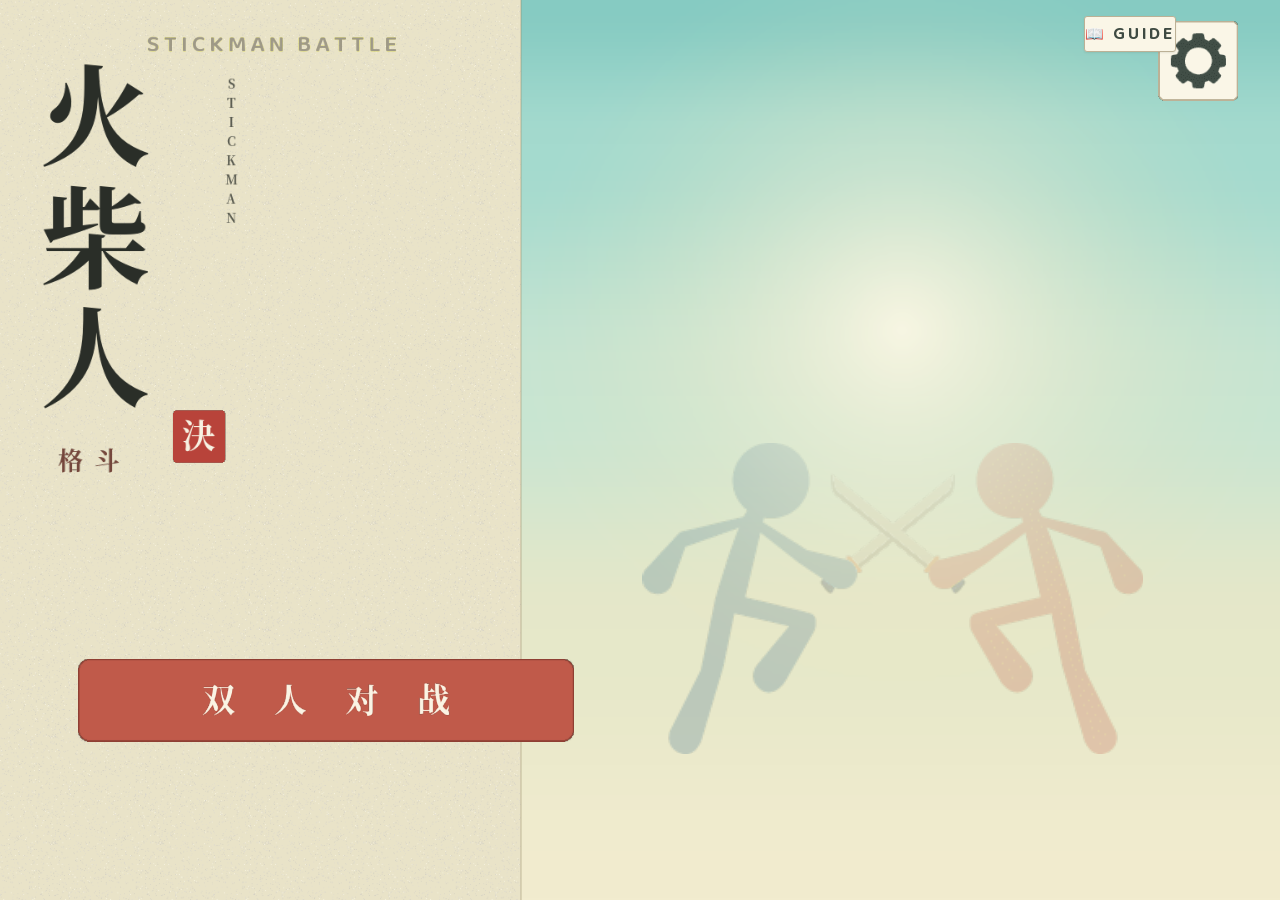
<file: index.html>
<!DOCTYPE html>
<html>
<head>
  <meta charset="utf-8">
  <title>Stickman Battle</title>
  <meta name="viewport" content="width=device-width,user-scalable=no,initial-scale=1,minimum-scale=1,maximum-scale=1"/>
  <meta name="apple-mobile-web-app-capable" content="yes">
  <meta name="mobile-web-app-capable" content="yes">
  <meta name="apple-mobile-web-app-status-bar-style" content="black-translucent">
  <meta name="format-detection" content="telephone=no">
  <meta name="renderer" content="webkit"/>
  <meta name="force-rendering" content="webkit"/>
  <meta http-equiv="X-UA-Compatible" content="IE=edge,chrome=1"/>
  <meta name="msapplication-tap-highlight" content="no">
  <meta name="full-screen" content="yes"/>
  <meta name="x5-fullscreen" content="true"/>
  <meta name="360-fullscreen" content="true"/>
  <meta name="screen-orientation" content="landscape"/>
  <meta name="x5-orientation" content="landscape">
  <meta name="x5-page-mode" content="app">


  <link rel="preload" as="image" href="iload.png"/>
  <link rel="stylesheet" type="text/css" href="style-mobile.25fc5.css"/>
  <script src="poki-sdk.js"></script>
  <script src="touch-input.r1.js"></script>
</head>
<body>
  <script src="poki-sdk-boot.js"></script>

  <!-- 加载提示（资源包解析期间显示） -->
  <div id="__bootTip">
    <div class="__bt-title">Stickman Battle</div>
    <div class="__bt-sub">正在加载离线资源…</div>
    <div class="__bt-bar"><i></i></div>
    <div class="__bt-hint" id="__btHint">首次打开需要几秒，请稍候</div>

    <!-- 下载源选择：GitHub Pages / 百度智能云 -->
    <div class="__bt-src" id="__btSrc" hidden>
      <span class="__bt-src-cap">下载源</span>
      <button type="button" class="__bt-src-btn" data-src="gh">GitHub Pages</button>
      <button type="button" class="__bt-src-btn" data-src="bos">百度智能云</button>
    </div>
    <div class="__bt-src-tip" id="__btSrcTip" hidden>选中后自动重新加载</div>
  </div>
  <style>
    #__bootTip{
      position:fixed;inset:0;z-index:999999;display:flex;flex-direction:column;
      align-items:center;justify-content:center;gap:14px;
      background:radial-gradient(900px 500px at 50% 30%,#1e5bc6 0%,#0d2a63 55%,#06122b 100%);
      font-family:-apple-system,BlinkMacSystemFont,"PingFang SC","Microsoft YaHei",sans-serif;
      color:#fff;transition:opacity .35s ease;
    }
    #__bootTip.__hide{opacity:0;pointer-events:none}
    .__bt-title{font-size:30px;font-weight:800;letter-spacing:1px}
    .__bt-sub{font-size:14px;color:#a9c0e8}
    .__bt-bar{width:220px;height:8px;border-radius:99px;background:rgba(255,255,255,.16);overflow:hidden}
    .__bt-bar i{display:block;height:100%;width:28%;border-radius:99px;
      background:linear-gradient(90deg,#ffb347,#ff6a3d);animation:__btslide 1.15s ease-in-out infinite}
    @keyframes __btslide{0%{transform:translateX(-100%)}100%{transform:translateX(420%)}}
    .__bt-hint{font-size:12px;color:#7e97c4}
    .__bt-src{display:flex;align-items:center;gap:5px;margin-top:10px;padding:5px;
      width:min(268px,calc(100vw - 36px));box-sizing:border-box;
      border-radius:99px;background:rgba(255,255,255,.07);border:1px solid rgba(150,190,255,.22);
      transition:border-color .25s,box-shadow .25s}
    .__bt-src[hidden]{display:none}
    .__bt-src-cap{flex:0 0 auto;font-size:10.5px;color:#8fa8d4;padding:0 3px 0 4px;
      letter-spacing:.5px;white-space:nowrap}
    .__bt-src-btn{appearance:none;-webkit-appearance:none;border:0;cursor:pointer;font:inherit;
      flex:1 1 0;min-width:0;text-align:center;font-size:11px;font-weight:700;line-height:1;
      color:#c6d8f6;background:rgba(255,255,255,.06);padding:9px 3px;border-radius:99px;
      white-space:nowrap;letter-spacing:-.1px;transition:background .18s,color .18s}
    .__bt-src-btn:active{transform:scale(.97)}
    .__bt-src-btn.__on{color:#23140a;background:linear-gradient(90deg,#ffb347,#ff6a3d);
      box-shadow:0 2px 10px rgba(255,120,60,.35)}
    .__bt-src-tip{font-size:11px;color:#6d86b3;margin-top:2px}
    .__bt-src-tip[hidden]{display:none}
    .__bt-src.__beat{border-color:rgba(255,170,90,.6);animation:__btpulse 1.5s ease-in-out infinite}
    @keyframes __btpulse{0%,100%{box-shadow:0 0 0 0 rgba(255,150,70,0)}50%{box-shadow:0 0 0 5px rgba(255,150,70,.13)}}
    #__bootErr{
      position:fixed;inset:0;z-index:1000000;display:none;flex-direction:column;
      align-items:center;justify-content:center;gap:12px;padding:28px;text-align:center;
      background:#08152f;color:#ffd7d7;
      font-family:-apple-system,BlinkMacSystemFont,"PingFang SC","Microsoft YaHei",sans-serif;
    }
    #__bootErr h3{font-size:20px;color:#ff8a8a}
    #__bootErr p{font-size:14px;line-height:1.8;color:#c9d8f5;max-width:620px}
    #__bootErr code{background:rgba(0,0,0,.4);padding:2px 7px;border-radius:5px;color:#9fe0ff}
    #__bootErr .__be-row{display:flex;gap:10px;flex-wrap:wrap;justify-content:center;margin-top:8px}
    #__bootErr button{appearance:none;-webkit-appearance:none;border:1px solid rgba(140,190,255,.5);
      cursor:pointer;font:inherit;font-size:14px;font-weight:700;color:#fff;
      background:rgba(47,125,255,.9);padding:10px 20px;border-radius:99px}
    #__bootErr button#__beAlt{background:linear-gradient(90deg,#ffb347,#ff6a3d);color:#23140a;
      border-color:rgba(255,170,90,.7)}
    #__bootErr button:disabled{opacity:.6;cursor:default}
  </style>

  <canvas id="GameCanvas" oncontextmenu="event.preventDefault()" tabindex="0"></canvas>
  <div id="splash">
    <div class="progress-bar stripes">
      <span style="width: 0%"></span>
    </div>
  </div>

  <!-- ① 内联资源包（JSON / 图片 / 音频）-->
  <!-- 单个包下载失败时原地重试，最多 3 次；避免一次握手抖动就整页报废 -->
  <script>
    /* 下载源选择：GitHub Pages / 百度智能云
       ------------------------------------------------------------------
       生效优先级：?src=gh|bos|local  >  localStorage 记忆  >  站点默认
       站点默认：GitHub Pages 上默认走百度智能云（国内节点，实测最快）；
                 其它站点走自身相对路径。
       当前站点就是所选源时用相对路径，不产生跨域请求。
       调试：?src=local 强制本站，?src=gh / ?src=bos 强制指定源（仅本次，不写记忆）。 */
    window.__SRC = (function () {
      var SRC = {
        gh: 'https://tssuu57.github.io/stickmanbattle/',
        bos: 'https://stickmanbattle.su.bcebos.com/'
      };
      var ORDER = ['gh', 'bos'];
      var KEY = 'sb_src_v1';
      var NAME = { gh: 'GitHub Pages', bos: '百度智能云' };
      var host = location.hostname || '';
      var here = /(^|\.)github\.io$/i.test(host) ? 'gh'
               : /(^|\.)bcebos\.com$/i.test(host) ? 'bos' : '';
      var m = /[?&]src=(gh|bos|local)(?:&|$)/.exec(location.search || '');
      /* 兼容旧调试参数 */
      if (!m && /[?&]cdn=0(?:&|$)/.test(location.search || '')) m = ['', 'local'];
      if (!m && /[?&]cdn=1(?:&|$)/.test(location.search || '')) m = ['', 'bos'];
      var saved = '';
      try { saved = localStorage.getItem(KEY) || ''; } catch (e) {}
      var pick = m ? m[1] : saved;
      /* 旧记忆里可能残留已下线的源，这里会落到站点默认分支 */
      if (pick !== 'gh' && pick !== 'bos' && pick !== 'local') {
        pick = (here === 'gh') ? 'bos' : (here || 'local');
      }

      var api = {
        srcs: SRC,
        order: ORDER,
        fallback: ['bos', 'gh'],              // 换源时的轮换顺序：国内快 → 本站
        here: here,                          // 当前站点所属源（本地为空）
        pick: pick,                          // gh | bos | local
        name: NAME,
        host: (pick === 'local' || pick === here) ? '' : (SRC[pick] || ''),
        /* 记录选择并重载，让新源从下一个请求开始生效 */
        use: function (v) {
          if (v !== 'gh' && v !== 'bos') return;
          try { localStorage.setItem(KEY, v); } catch (e) {}
          var q = (location.search || '').replace(/^\?/, '').split('&')
            .filter(function (p) { return p && !/^src=/.test(p); });
          try {
            location.replace(location.pathname + (q.length ? '?' + q.join('&') : ''));
          } catch (e) { location.reload(); }
        }
      };

      /* ---- 加载页上的切换器 ---- */
      var box = document.getElementById('__btSrc');
      var tip = document.getElementById('__btSrcTip');
      var hint = document.getElementById('__btHint');
      if (box) {
        var shown = (pick === 'local') ? here : pick;   // 高亮"本次实际生效"的源
        var btns = box.getElementsByTagName('button');
        for (var i = 0; i < btns.length; i++) {
          (function (b) {
            if (b.getAttribute('data-src') === shown) b.className = '__bt-src-btn __on';
            b.onclick = function () {
              var v = b.getAttribute('data-src');
              if (v === shown) { if (tip) tip.textContent = '当前用的就是这个源'; return; }
              if (tip) tip.textContent = '正在切换到 ' + NAME[v] + '…';
              b.className = '__bt-src-btn __on';
              api.use(v);
            };
          })(btns[i]);
        }
        box.hidden = false;
        if (tip) {
          tip.hidden = false;
          tip.textContent = shown ? ('当前：' + NAME[shown] + '，点其他可切换') : '选中后自动重新加载';
        }
        /* 2.6 秒还没进游戏 → 把切换器点亮，提示可以换源 */
        setTimeout(function () {
          var b2 = document.getElementById('__btSrc');
          if (!b2) return;
          b2.className = '__bt-src __beat';
          if (hint) hint.textContent = '加载偏慢？可以换个下载源试试';
        }, 2600);
      }
      return api;
    })();
    window.__ASSET_HOST = window.__SRC.host;
  </script>
  <script src="pack/__manifest.js"></script>
  <script>
    (function () {
      var list = window.__PK_MANIFEST || ['pack-00.js', 'pack-01.js'];
      var tries = {}, MAX = 3;

      function write(name, n) {
        // 前 MAX 次走 CDN，最后一次重试回源到 GitHub 自身
        var base = (n >= MAX ? '' : (window.__ASSET_HOST || ''));
        var src = base + 'pack/' + name + (n ? '?r=' + n : '');
        var err = ' onerror="window.__PK_RETRY(\'' + name + '\')"';
        if (document.readyState === 'loading') {
          document.write('<script src="' + src + '"' + err + '><\/script>');
        } else {
          var s = document.createElement('script');
          s.src = src;
          s.onerror = function () { window.__PK_RETRY(name); };
          document.head.appendChild(s);
        }
      }

      window.__PK_RETRY = function (name) {
        tries[name] = (tries[name] || 0) + 1;
        if (tries[name] > MAX) {
          console.warn('[PK] 资源包 ' + name + ' 重试 ' + MAX + ' 次仍失败');
          return;
        }
        console.warn('[PK] 重试资源包 ' + name + ' (' + tries[name] + '/' + MAX + ')');
        write(name, tries[name]);
      };

      for (var i = 0; i < list.length; i++) write(list[i], 0);
    })();
  </script>

  <!-- ② 请求拦截层：让引擎从内存读取资源 -->
  <script>
    /* 在线模式：iload.png 改由实体文件加载（内联纹理在部分浏览器下会失效） */
    if (location.protocol !== 'file:' && window.__PK && window.__PK.files) {
      delete window.__PK.files['iload.png'];
    }
  </script>

  <script src="__shim.js"></script>
  <script>
    (function () {
      var tip = document.getElementById('__bootTip');
      var list = window.__PK_MANIFEST || ['pack-00.js', 'pack-01.js'];
      var pk = window.__PK;
      var files = (pk && pk.files) || {};
      var total = 0, k;
      for (k in files) { if (Object.prototype.hasOwnProperty.call(files, k)) total++; }

      /* 完整性判定：新包每个都会把 parts 加 1；老包没有这个计数，
         退回"资源条数下限"粗判（当前全量 448 条）。两者取大，兼容新旧混用。 */
      var byParts = (pk && typeof pk.parts === 'number') ? pk.parts : -1;
      var byCount = total >= 400 ? list.length : 0;
      var got = Math.max(byParts, byCount);
      var complete = total > 0 && got >= list.length;

      function otherSource() {
        var s = window.__SRC;
        if (!s) return '';
        var cur = s.pick;
        if (cur === 'local' && s.here) cur = s.here;
        var fb = s.fallback || ['bos', 'gh'];
        var o = fb[(fb.indexOf(cur) + 1) % fb.length];
        return (o && s.srcs[o]) ? o : '';
      }

      function showErr(title, msg) {
        var e = document.getElementById('__bootErr');
        if (!e) {
          e = document.createElement('div');
          e.id = '__bootErr';
          document.body.appendChild(e);
        }
        var alt = otherSource();
        e.innerHTML = '<h3>' + title + '</h3><p>' + msg + '</p>' +
          '<div class="__be-row">' +
          (alt ? '<button id="__beAlt">换 ' + window.__SRC.name[alt] + ' 重试</button>' : '') +
          '<button id="__beRetry">重新加载</button></div>';
        e.style.display = 'flex';
        var r = document.getElementById('__beRetry');
        if (r) r.onclick = function () { location.reload(); };
        var a = document.getElementById('__beAlt');
        if (a) a.onclick = function () {
          a.disabled = true;
          a.textContent = '正在切换…';
          window.__SRC.use(alt);
        };
      }

      if (!complete) {
        /* 关键：资源缺一块时不要让游戏带着半个包启动（会黑屏且无提示）。
           保留加载页，用错误层覆盖，并拦住后面的启动脚本。 */
        window.__PK_BROKEN = true;
        var detail = (pk && typeof pk.parts === 'number')
          ? ('只加载到 ' + Math.max(got, 0) + '/' + list.length + ' 个资源包')
          : ('只解析到 ' + total + ' 条资源');
        showErr('资源包没有加载完整',
          detail + '，多半是网络中断或所选下载源暂时不可用。<br>' +
          '换个源可以从头重下，已经缓存的脚本不会重复下载。');
        return;
      }

      if (tip) {
        tip.classList.add('__hide');
        setTimeout(function () { if (tip.parentNode) tip.parentNode.removeChild(tip); }, 400);
      }
    })();
  </script>

  <!-- ③ 游戏本体 -->
  <script src="startup-lifecycle.reopenwebgl1.js" charset="utf-8"></script>
  <script>window.__stickmanWebGLLifecycle.installCanvas(document.getElementById('GameCanvas'));</script>
  <script src="src/settings.fixr12.js" charset="utf-8" onerror="window.__gameStartup.fail('配置脚本下载','settings.pickuphud1.js',null,{autoRecover:true})"></script>
  <script src="stickman-assets.r1.js" charset="utf-8"></script>
  <script src="stickman-skins.r1.js?v=1" charset="utf-8"></script>
  <script src="stickman-fixes.r1.js?v=3" charset="utf-8"></script>
  <script src="stickman-mipmap.r1.js?v=2" charset="utf-8"></script>
  <script src="stickman-settings.r1.js?v=4" charset="utf-8"></script>
  <script src="stickman-stuckguard.r1.js?v=1" charset="utf-8"></script>
  <!-- P4: 统一调度内核，必须在所有主题补丁脚本之前加载 -->
  <script src="stickman-core.r1.js?v=1" charset="utf-8"></script>
  <script src="stickman-fields.r1.js?v=2" charset="utf-8"></script>
  <script src="stickman-battlelog.r1.js" charset="utf-8"></script>
  <script src="stickman-hud.r1.js?v=3" charset="utf-8"></script>
  <script src="stickman-r22.js" charset="utf-8"></script>
  <script src="stickman-r23ui.js?v=2" charset="utf-8"></script>
  <script src="stickman-nomoney.r1.js?v=1" charset="utf-8"></script>
  <script src="stickman-nosolo.r1.js" charset="utf-8"></script>
  <script src="stickman-juice.r1.js" charset="utf-8"></script>
  <script src="stickman-feel.r1.js?v=2" charset="utf-8"></script>
  <script src="stickman-audio.r1.js" charset="utf-8"></script>
  <script src="stickman-theme.r1.js?v=8" charset="utf-8"></script>
  <script src="stickman-wa.r1.js?v=4" charset="utf-8"></script>
  <script src="stickman-choose.r1.js?v=2" charset="utf-8"></script>
  <script src="stickman-sub.r1.js?v=5" charset="utf-8"></script>
  <script src="stickman-hudpaper.r1.js?v=2" charset="utf-8"></script>
  <script src="stickman-green.r1.js?v=2" charset="utf-8"></script>
  <script src="stickman-press.r1.js?v=2" charset="utf-8"></script>
  <script src="stickman-trans.r1.js?v=8" charset="utf-8"></script>

  <script src="main.reopenwebgl1.js" charset="utf-8" onerror="window.__gameStartup.fail('启动脚本下载','main.reopenwebgl1.js',null,{autoRecover:true})"></script>

  <script type="text/javascript">
  (function () {
    /* 资源包不完整时由前面的校验层接管；这里直接退出，避免再弹一个错误页 */
    if (window.__PK_BROKEN) return;
    if (typeof VConsole !== 'undefined') {
      window.vConsole = new VConsole();
    }

    var settings = window._CCSettings;
    if (!settings) {
      window.__gameStartup.fail('配置读取', 'window._CCSettings 不存在。', null, {autoRecover:true});
      return;
    }
    var debug = settings.debug;
    var splash = document.getElementById('splash');
    splash.style.display = 'block';

    function loadScript (moduleName, cb, attempt) {
      attempt = attempt || 0;
      var domScript = document.createElement('script');
      var settled = false;
      var timer = 0;

      function cleanup () {
        if (timer) { clearTimeout(timer); timer = 0; }
        domScript.removeEventListener('load', scriptLoaded, false);
        domScript.removeEventListener('error', onError, false);
        if (domScript.parentNode) {
          try { domScript.parentNode.removeChild(domScript); } catch (e) { /* 忽略 */ }
        }
      }
      function retry (why) {
        if (settled) return;
        settled = true;
        cleanup();
        if (attempt < 2) {
          console.warn('[BOOT] 重试引擎脚本 ' + moduleName + ' (' + (attempt + 1) + '/2, ' + why + ')');
          setTimeout(function () { loadScript(moduleName, cb, attempt + 1); }, 500);
          return;
        }
        var detail = moduleName + '（' + why + '）';
        if (window.__gameStartup && typeof window.__gameStartup.fail === 'function') {
          window.__gameStartup.fail('引擎脚本下载', detail, null, {autoRecover:true});
        } else {
          console.error('[BOOT] 引擎脚本失败', detail);
        }
      }
      function scriptLoaded () {
        if (settled) return;
        settled = true;
        cleanup();
        cb && cb();
      }
      function onError () { retry('加载失败'); }

      domScript.async = true;
      // 前两次走 CDN（GitHub Pages 环境下生效），最后一次回源
      var host = (attempt >= 2 ? '' : (window.__ASSET_HOST || ''));
      domScript.src = host + moduleName + '?v=offline' + (attempt ? '&r=' + attempt : '');
      domScript.addEventListener('error', onError, false);
      domScript.addEventListener('load', scriptLoaded, false);
      /* 兜底超时：个别浏览器对跨域脚本既不触发 load 也不触发 error，
         没有这个定时器页面会永远停在加载页 */
      timer = setTimeout(function () { retry('超时 18s'); }, 18000);
      document.body.appendChild(domScript);
    }

    loadScript(debug ? 'cocos2d-js.js' : 'cocos2d-js-min.reopenwebgl1.js', function () {
      if (window.__installTouchBridge) window.__installTouchBridge();
      if (window.CC_PHYSICS_BUILTIN || window.CC_PHYSICS_CANNON) {
        loadScript(debug ? 'physics.js' : 'physics-min.js', window.boot);
      } else {
        if (typeof window.boot === 'function') window.boot();
        else window.__gameStartup.fail('启动函数', 'window.boot 不存在。', null, {autoRecover:true});
      }
    });
  })();
  </script>

  <!-- 加载过慢提示（不遮挡游戏） -->
  <div id="__slowTip">
    <span id="__slowTxt">加载较慢…</span>
    <span class="__st-btns">
      <button id="__slowAlt">换个源</button>
      <button id="__slowRetry">重新加载</button>
    </span>
  </div>
  <style>
    #__slowTip{position:fixed;left:50%;bottom:14px;transform:translateX(-50%);z-index:999999;
      display:none;align-items:center;justify-content:center;flex-wrap:wrap;gap:8px;
      max-width:calc(100vw - 16px);box-sizing:border-box;
      padding:8px 10px 8px 14px;border-radius:22px;
      background:rgba(8,18,36,.92);border:1px solid rgba(120,170,255,.4);
      color:#cfe0fa;font-size:12px;box-shadow:0 8px 24px rgba(0,0,0,.5);
      font-family:-apple-system,BlinkMacSystemFont,"PingFang SC","Microsoft YaHei",sans-serif}
    #__slowTip.__on{display:flex}
    #__slowTxt{white-space:nowrap}
    .__st-btns{display:flex;gap:8px}
    #__slowTip button{padding:5px 12px;border-radius:99px;cursor:pointer;font-size:12px;
      font-weight:700;border:1px solid rgba(140,190,255,.45);white-space:nowrap;
      background:rgba(47,125,255,.85);color:#fff}
  </style>
  <script>
    (function () {
      var tip = document.getElementById('__slowTip');
      var txt = document.getElementById('__slowTxt');
      var alt = document.getElementById('__slowAlt');
      document.getElementById('__slowRetry').onclick = function () { location.reload(); };

      /* "换个源"按 百度云 → 本站 轮换，不需要回到选择页 */
      var cur = window.__SRC ? window.__SRC.pick : '';
      if (cur === 'local' && window.__SRC && window.__SRC.here) cur = window.__SRC.here;
      var fb = (window.__SRC && window.__SRC.fallback) || ['bos', 'gh'];
      var other = fb[(fb.indexOf(cur) + 1) % fb.length];
      if (!cur || !window.__SRC || !window.__SRC.srcs[other]) {
        alt.style.display = 'none';
      } else {
        alt.textContent = '换 ' + window.__SRC.name[other];
        alt.onclick = function () {
          txt.textContent = '正在切换到 ' + window.__SRC.name[other] + '…';
          window.__SRC.use(other);
        };
      }

      var t0 = Date.now();
      function inGame() {
        try {
          var d = window.cc && cc.director;
          if (d && d.getScene) {
            var s = d.getScene();
            if (s && s.name && s.name !== 'Load') return true;
          }
        } catch (e) { /* 忽略 */ }
        return false;
      }
      var iv = setInterval(function () {
        if (inGame()) { clearInterval(iv); tip.classList.remove('__on'); return; }
        var el = Date.now() - t0;
        if (el > 10000) {
          txt.textContent = el > 40000
            ? '还没加载完，换个源'
            : '加载较慢…';
          tip.classList.add('__on');
        }
      }, 800);
    })();
  </script>
</body>
</html>
</file>
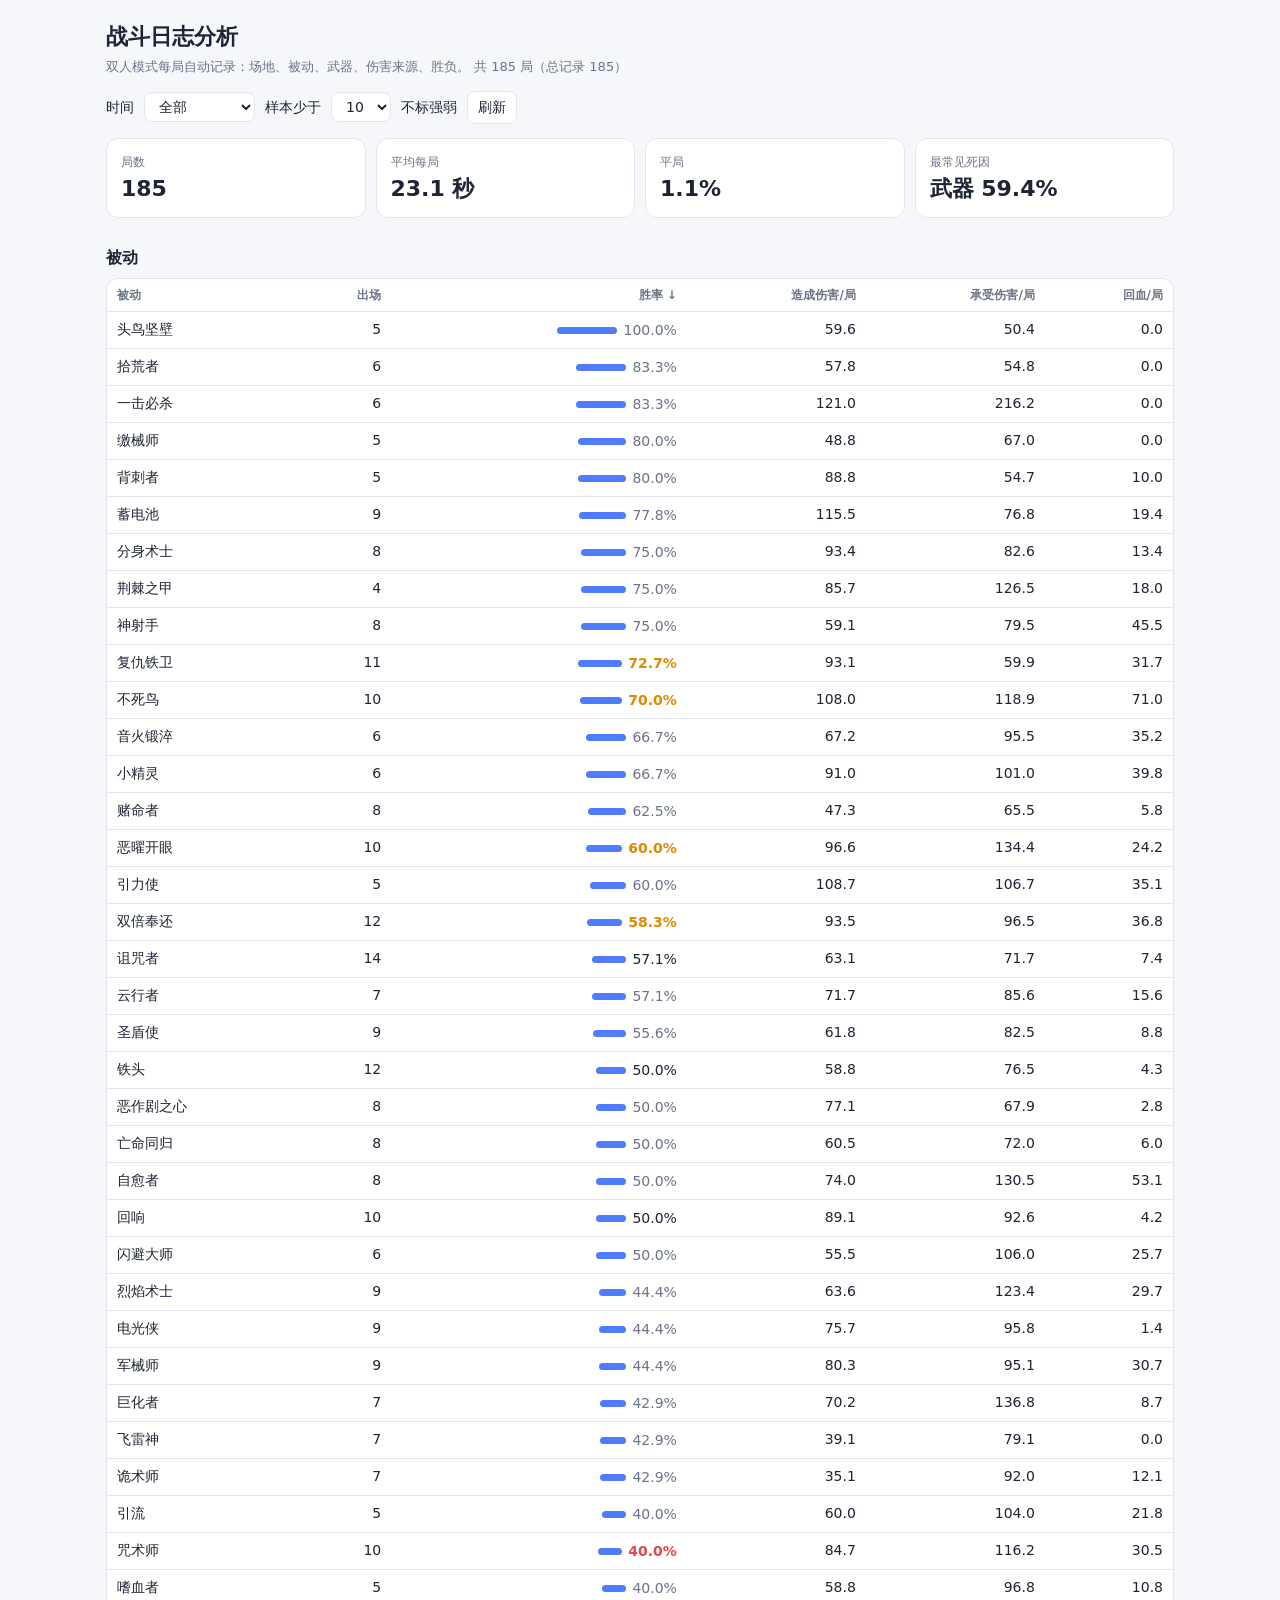
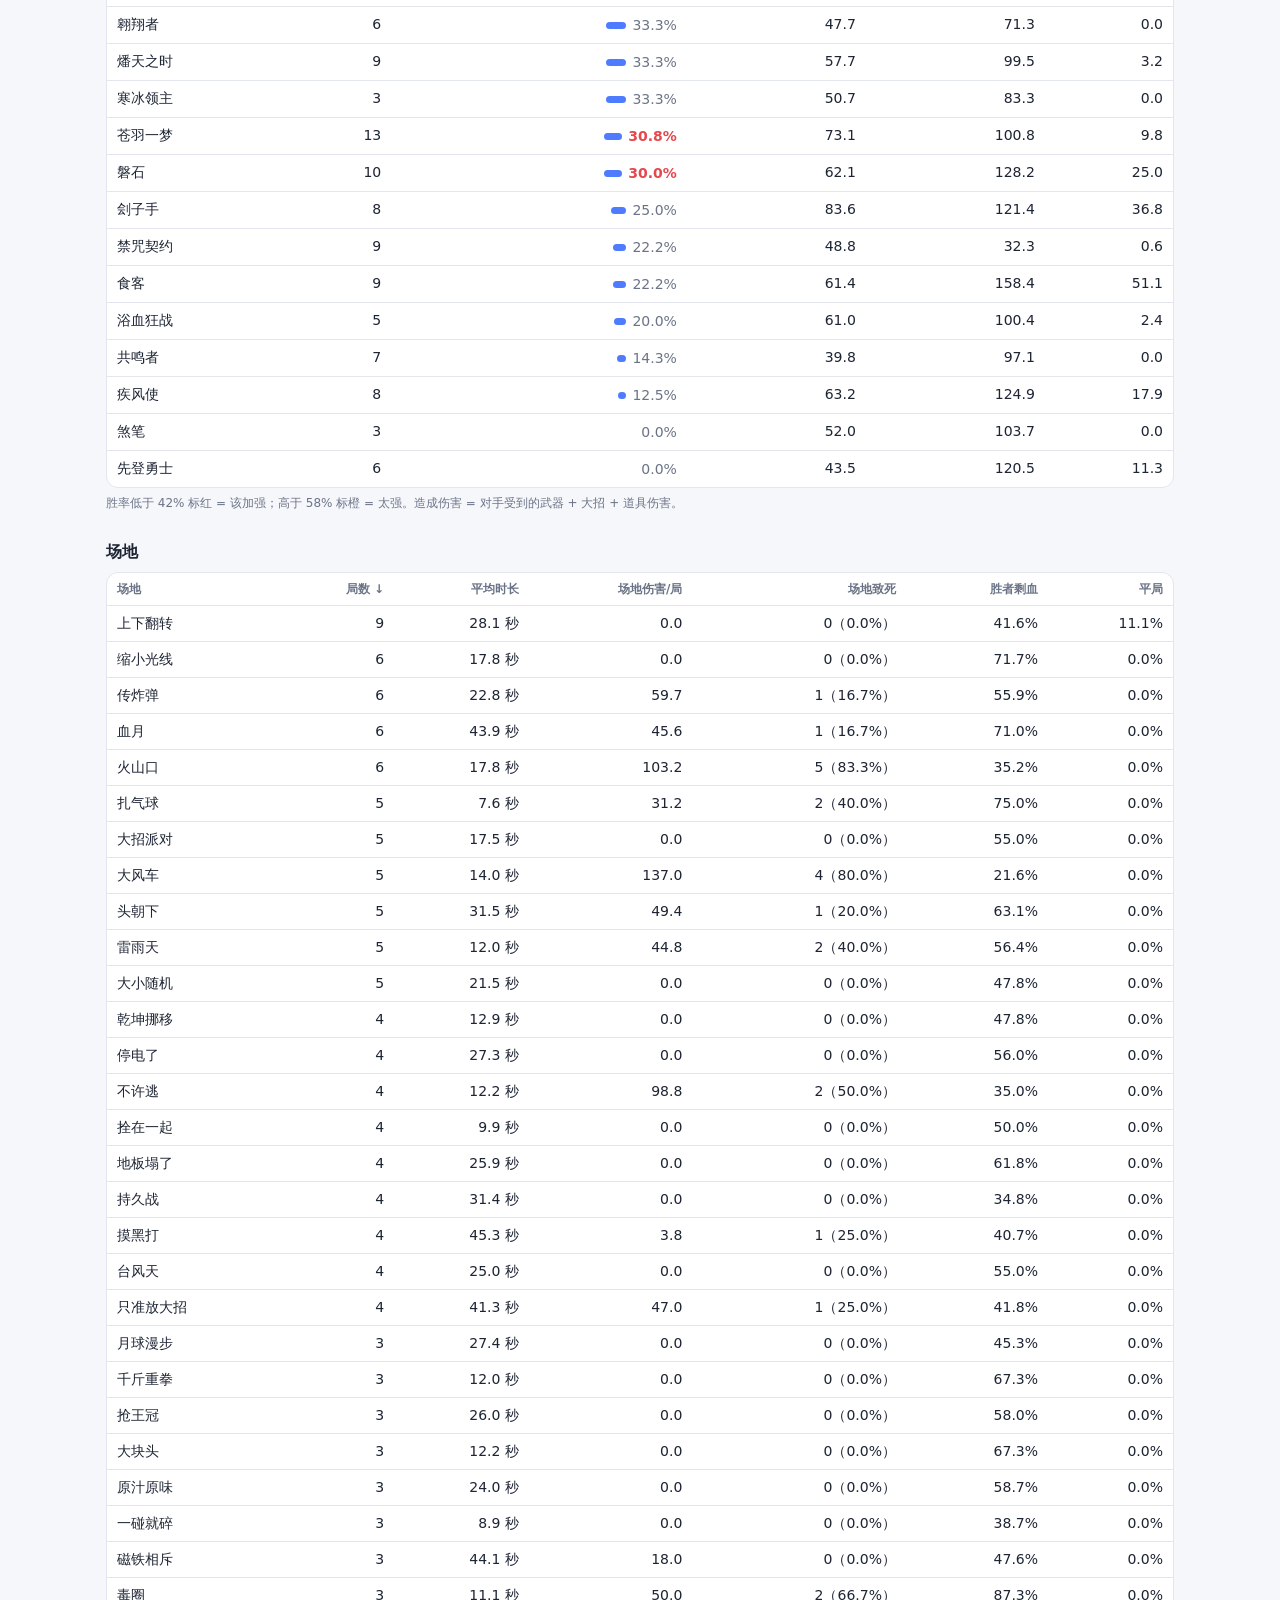
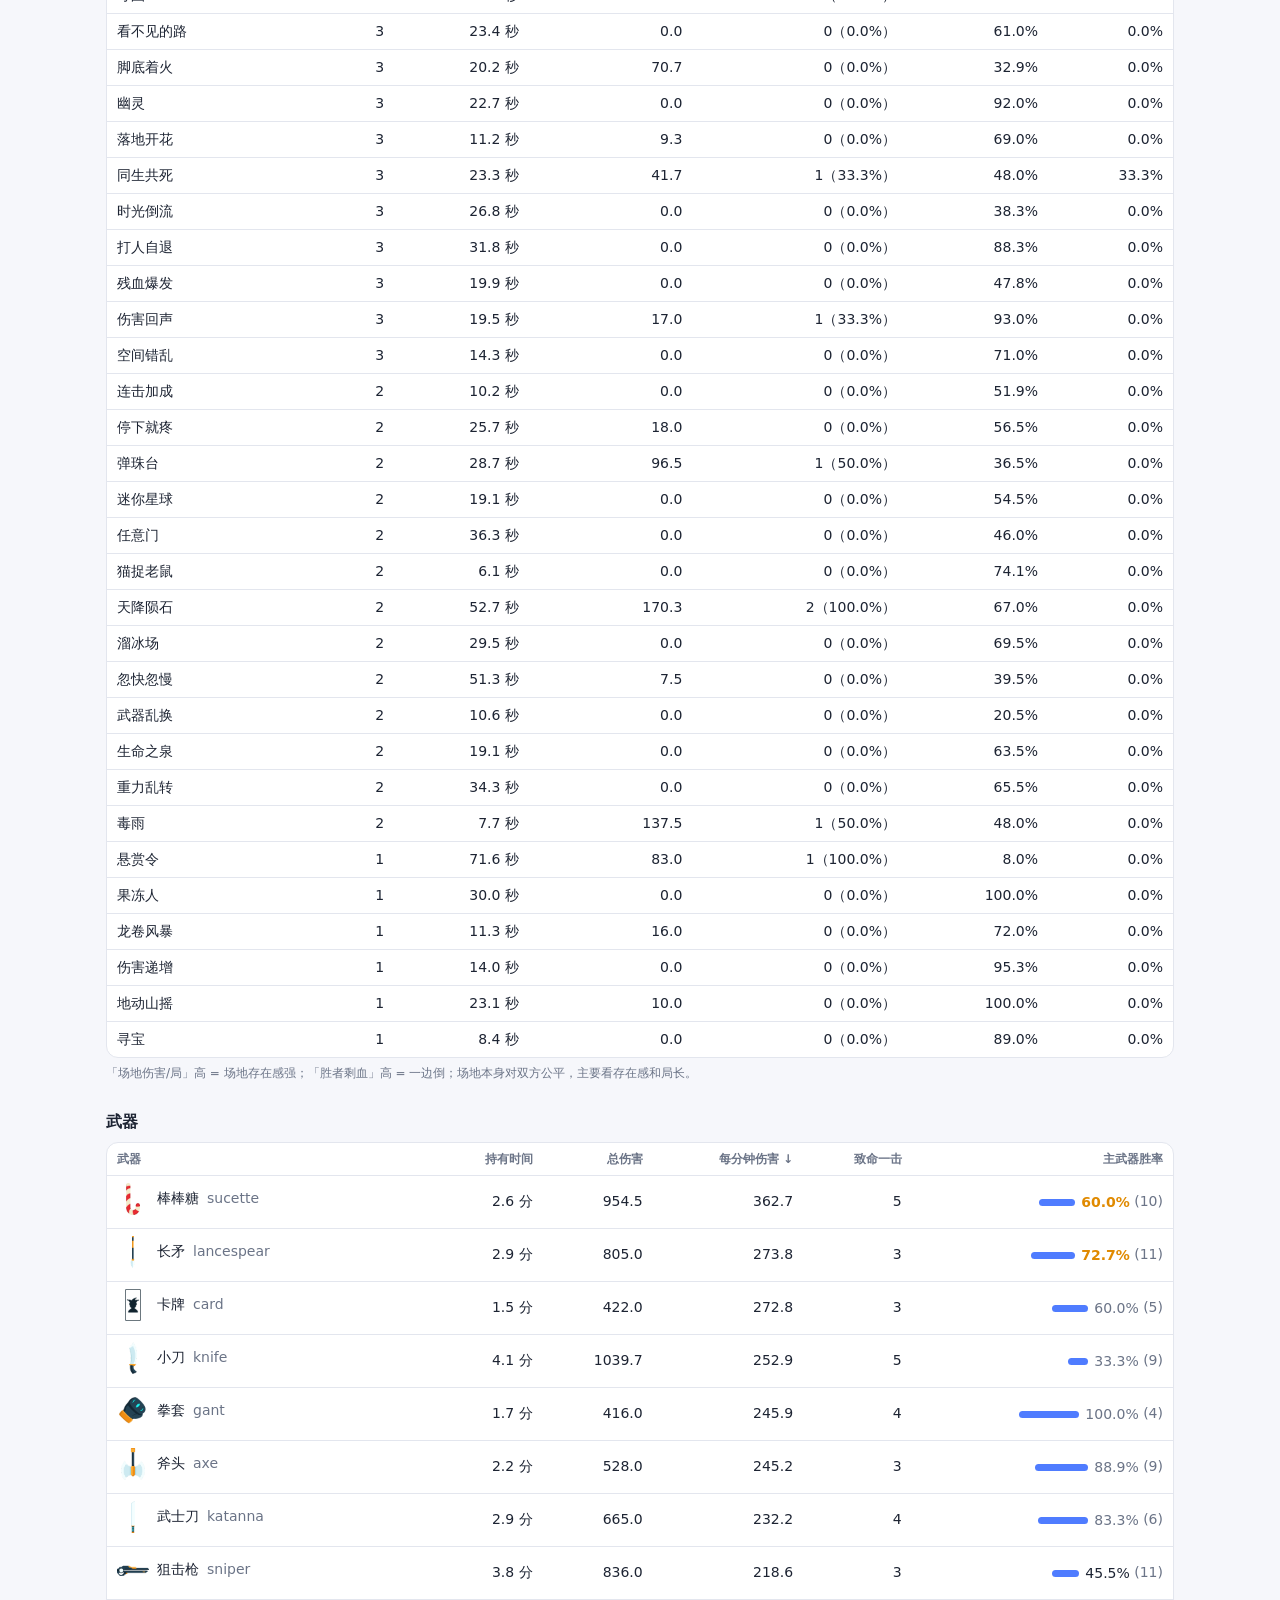
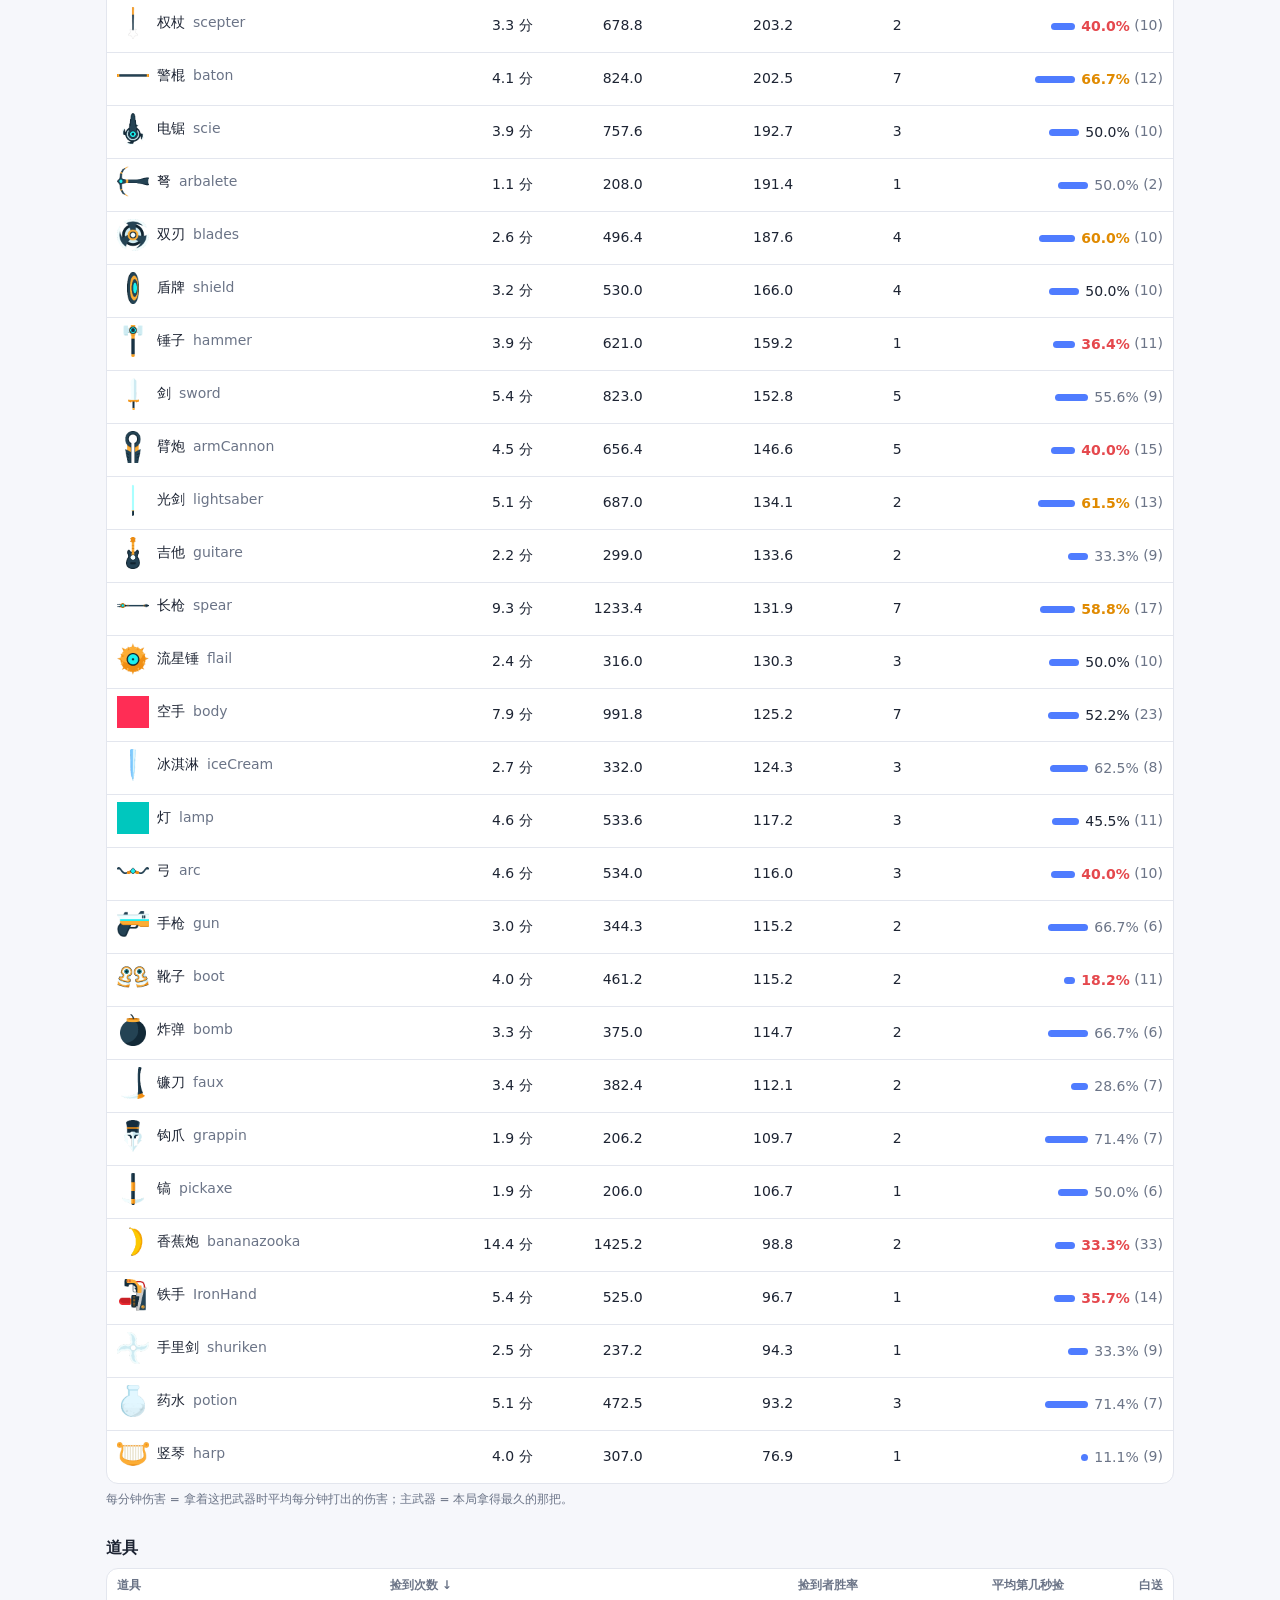
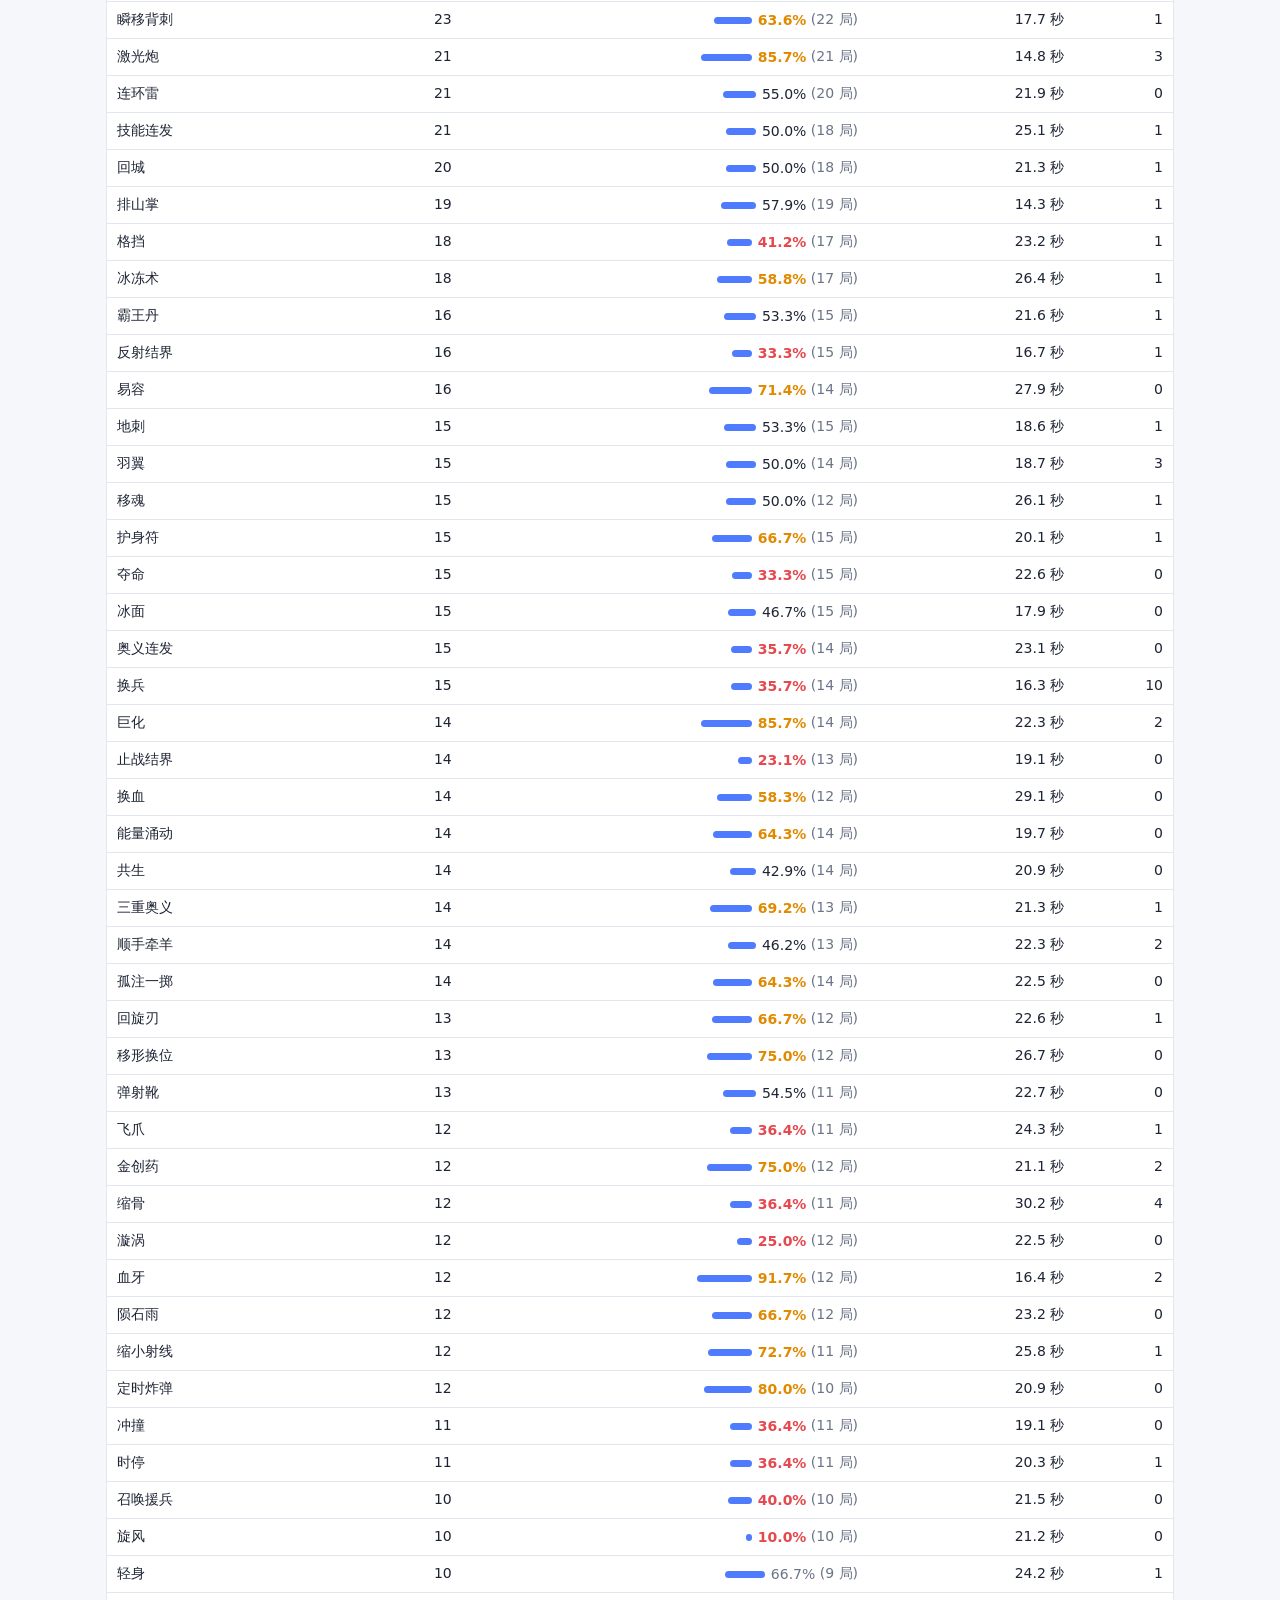
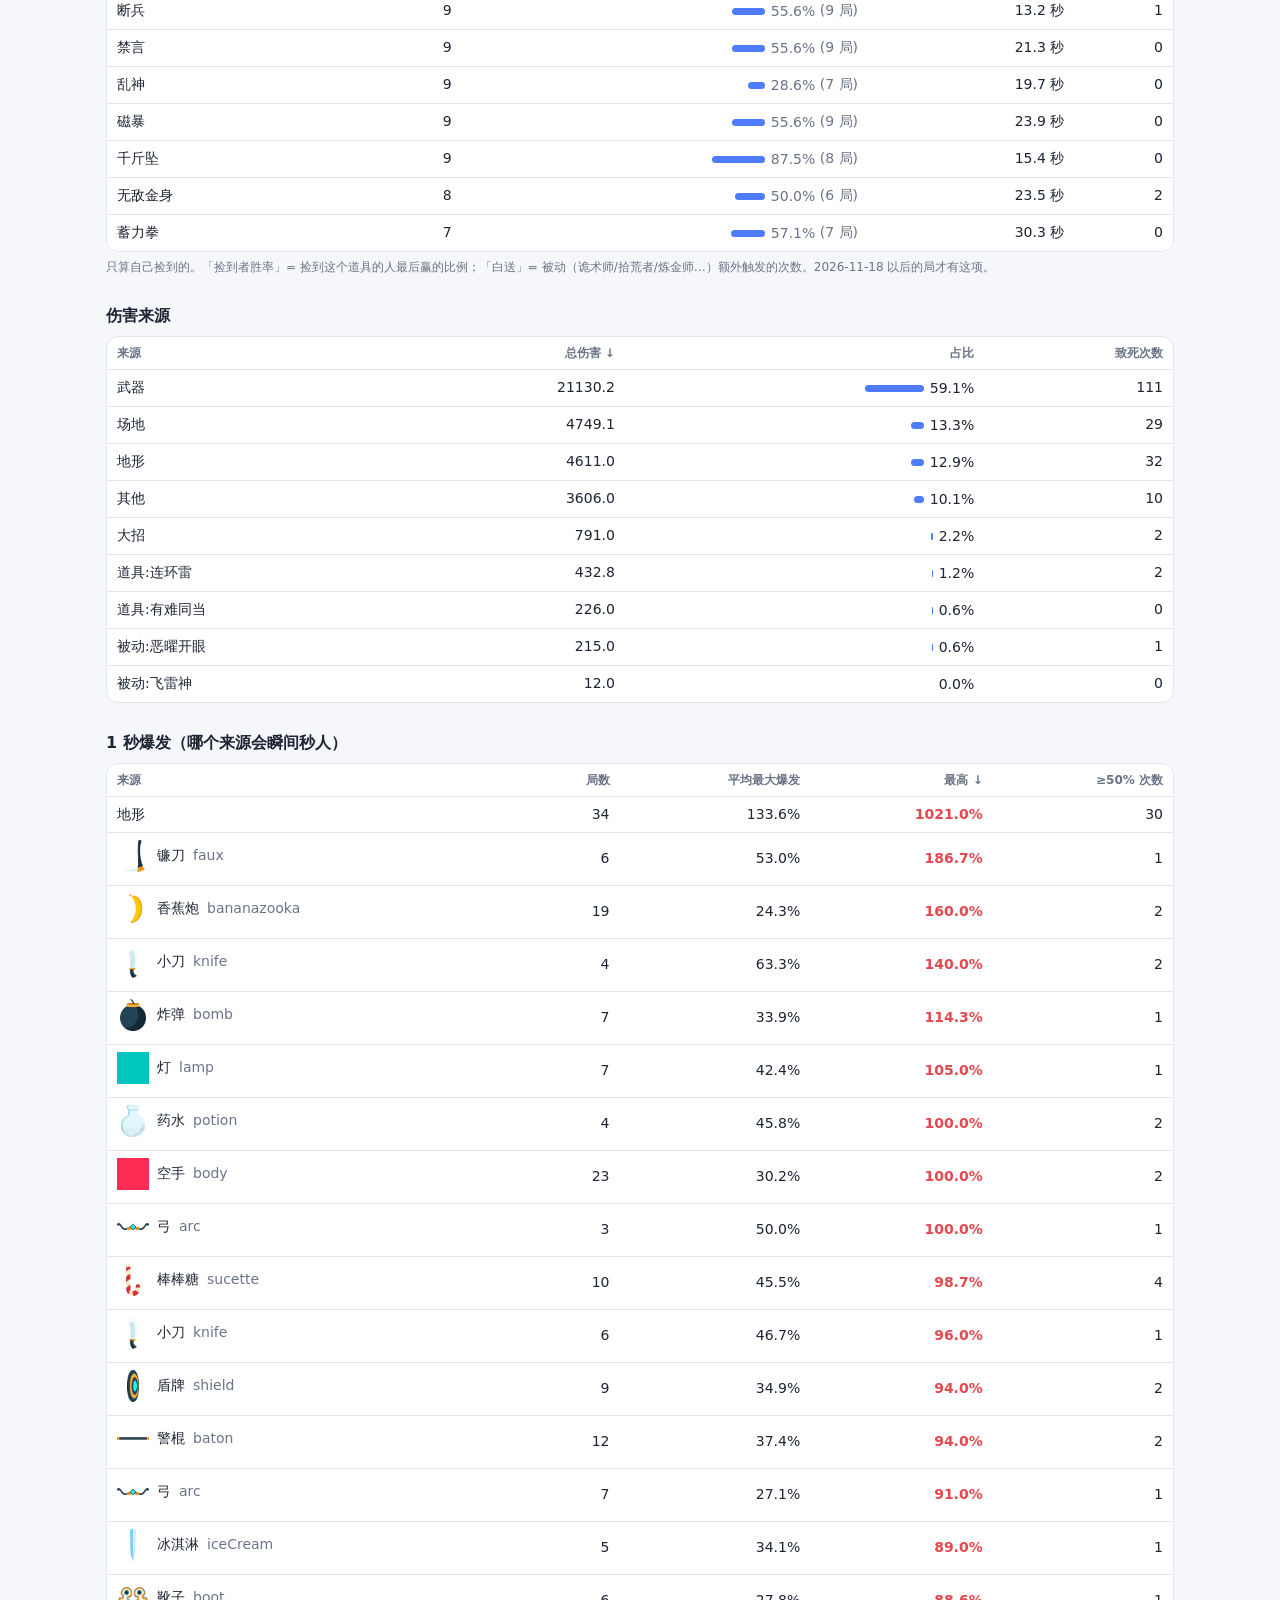
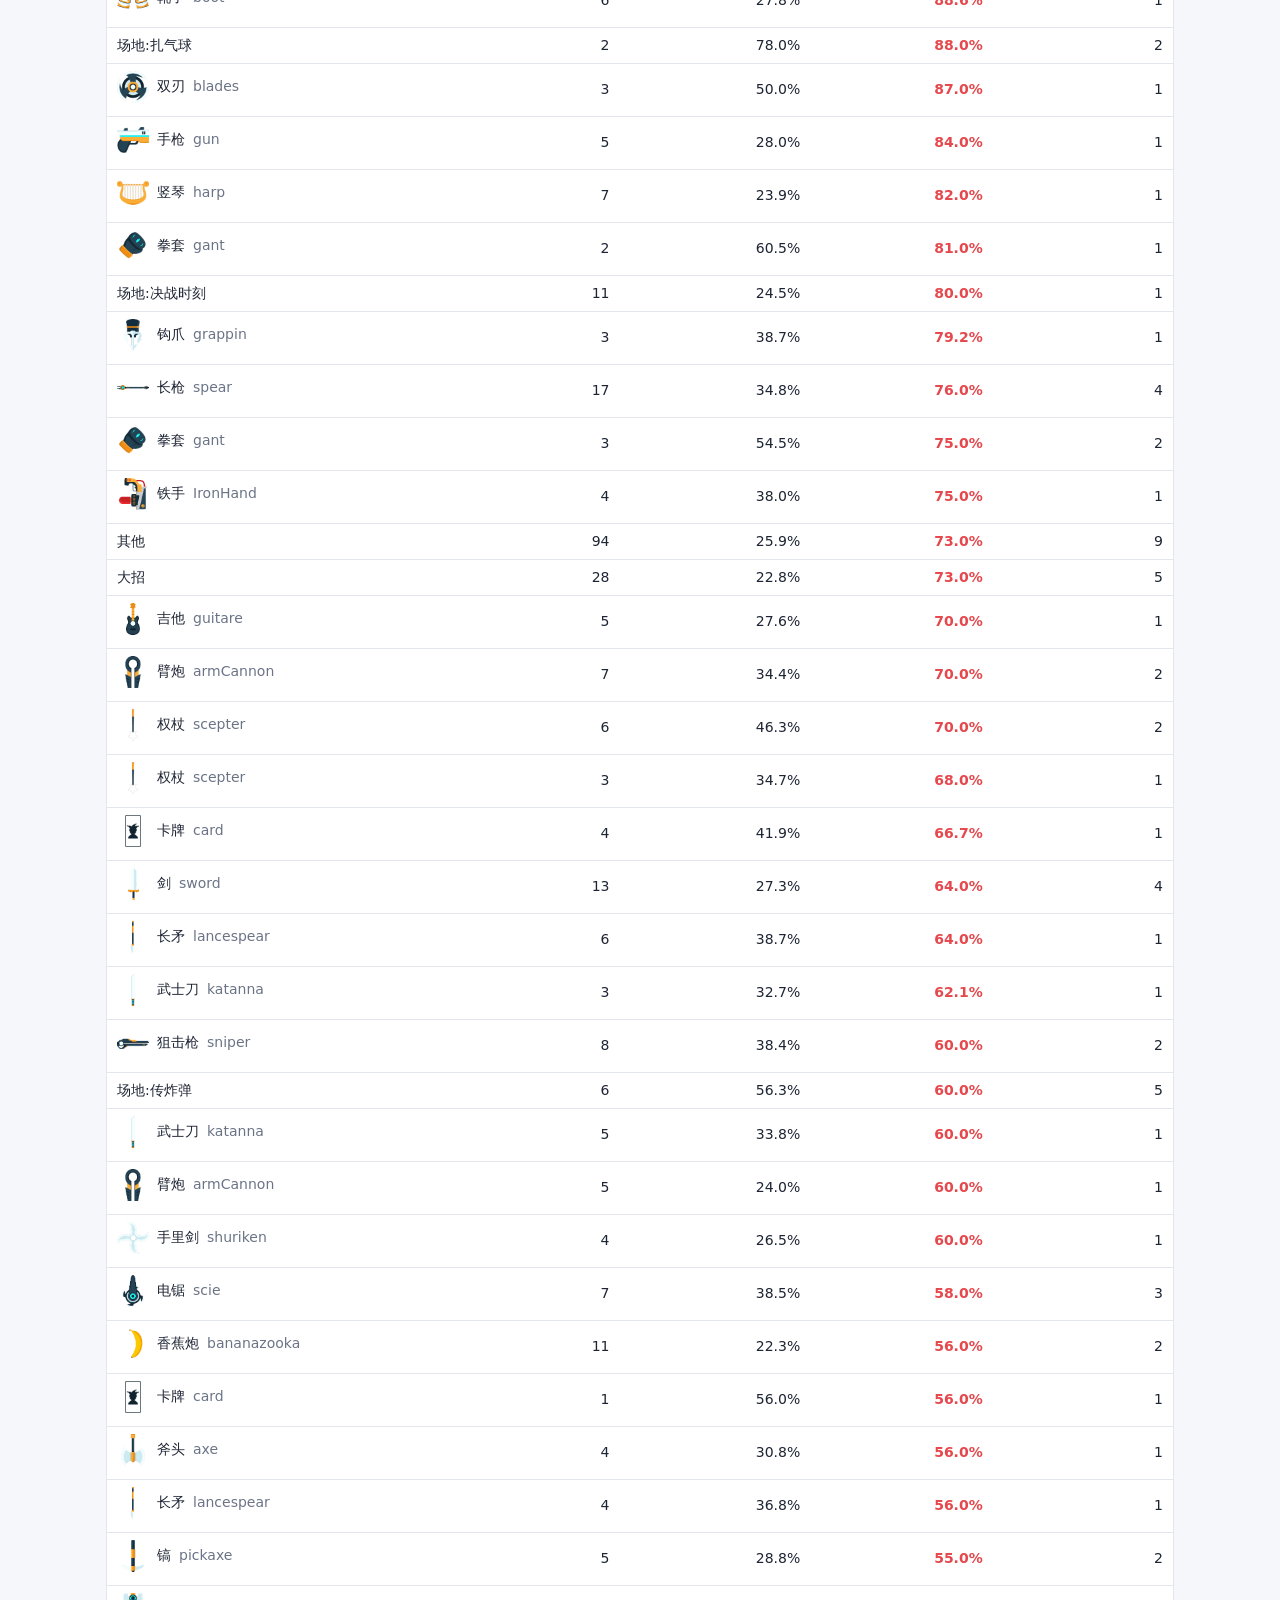
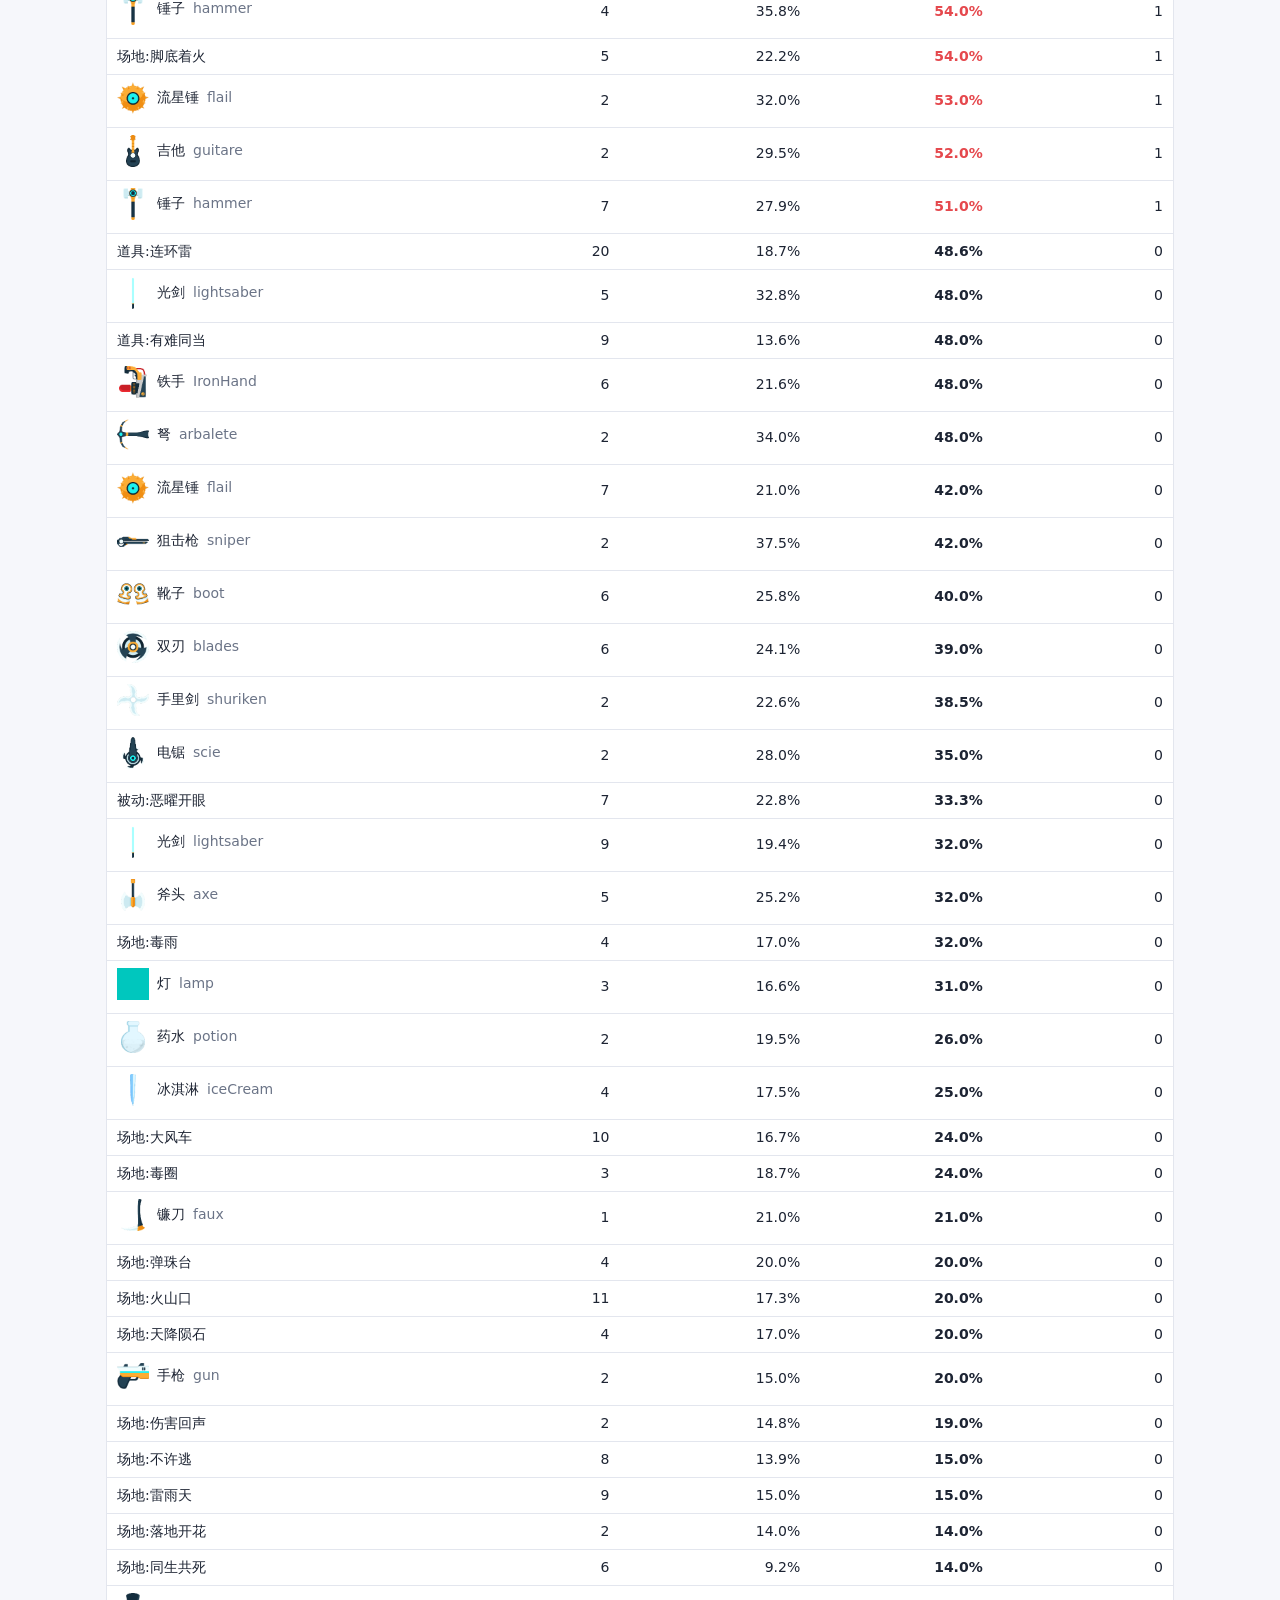
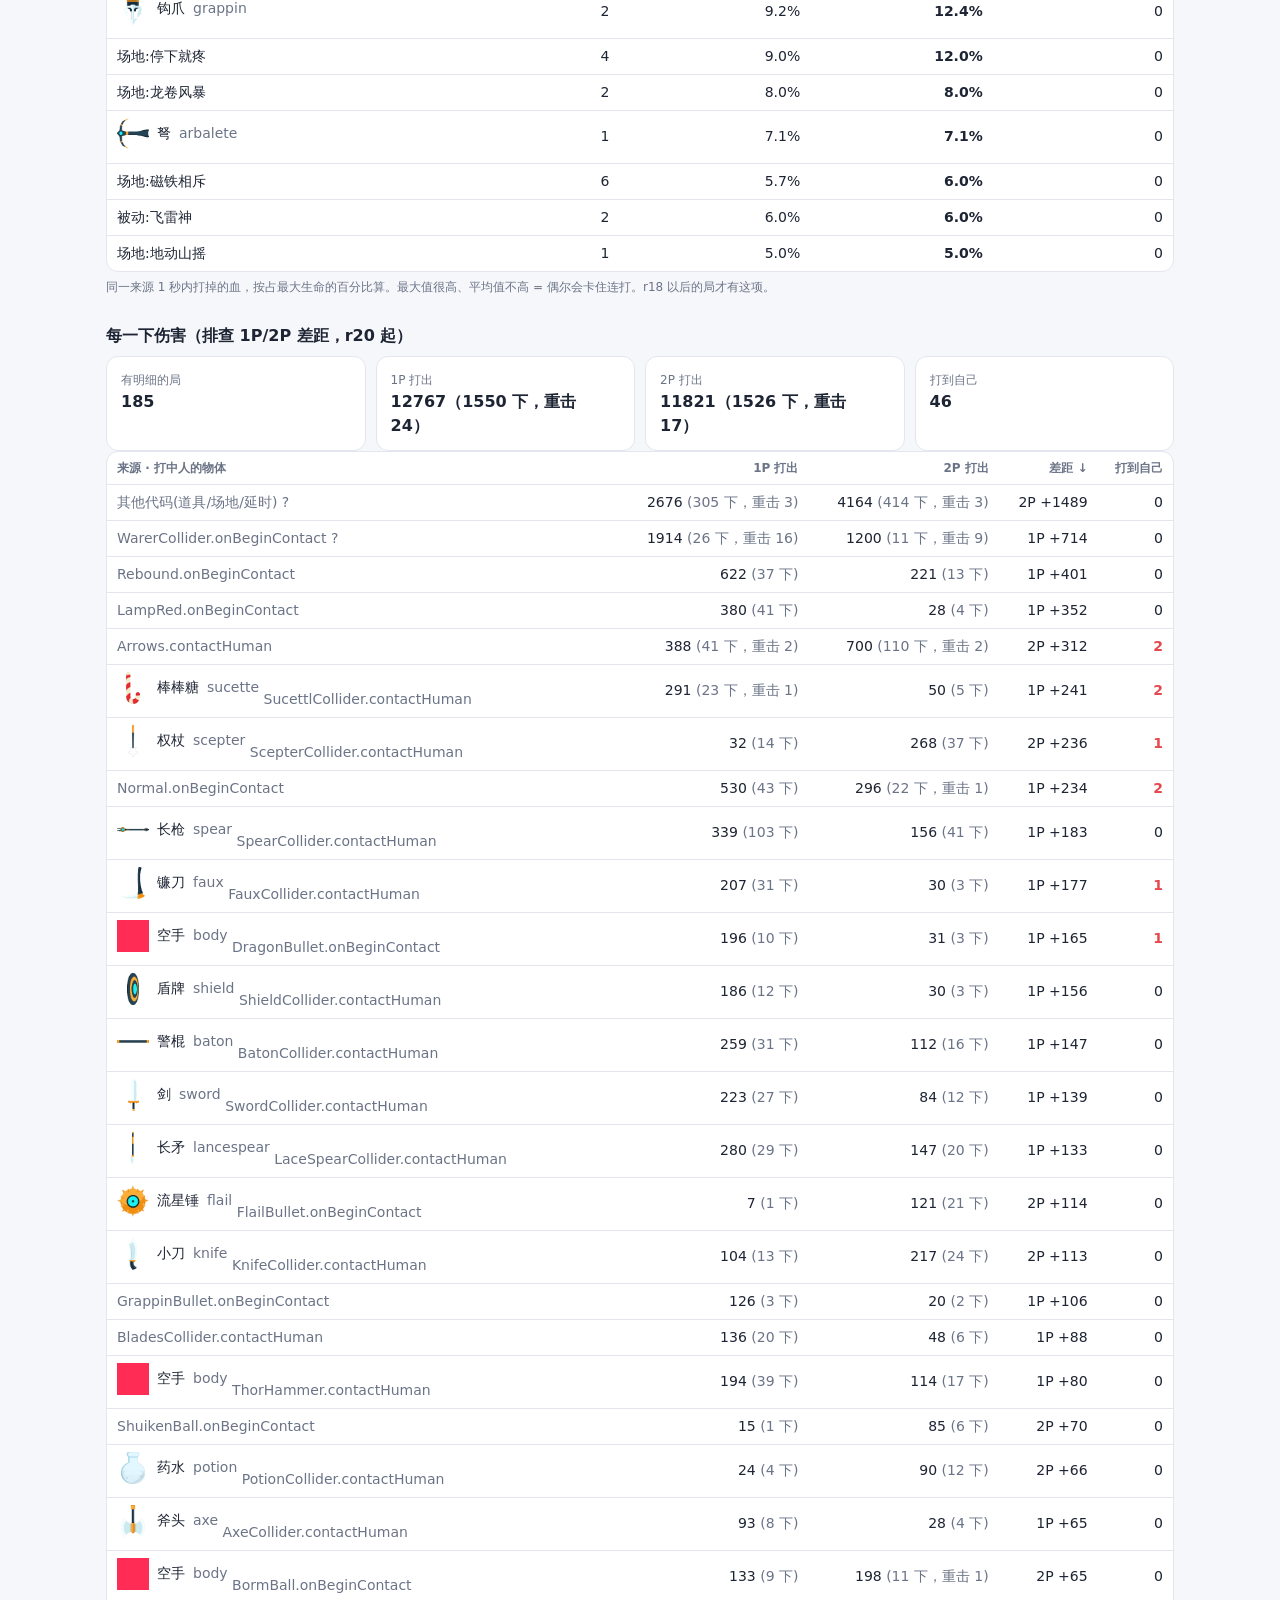
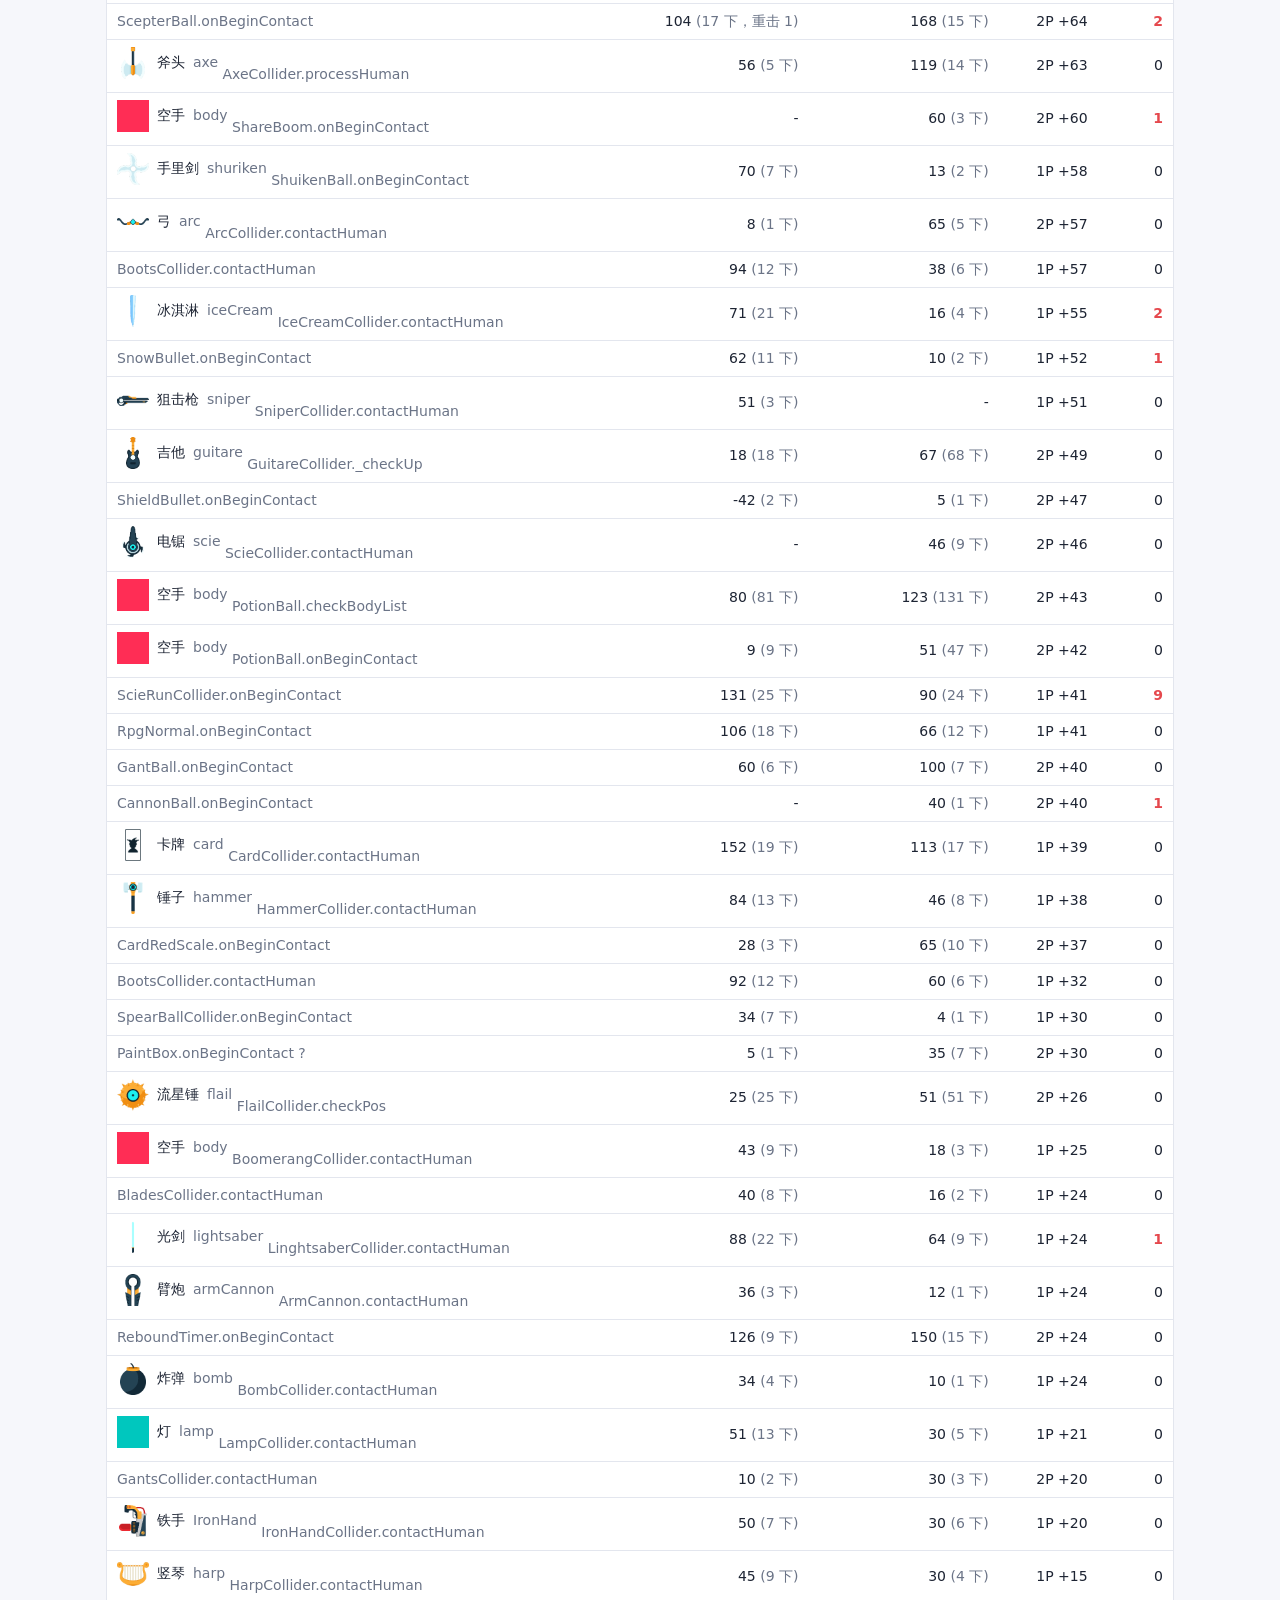
<file: battlelog.html>
<!doctype html>
<html lang="zh-CN">
<head>
<meta charset="utf-8">
<meta name="viewport" content="width=device-width,initial-scale=1">
<title>战斗日志分析</title>
<style>
:root{--bg:#f6f7fb;--card:#fff;--fg:#1d2433;--mute:#6b7487;--line:#e3e6ee;--bar:#4f7cff;--weak:#e5484d;--strong:#e08a00;--ok:#2f9e6a}
@media (prefers-color-scheme:dark){:root{--bg:#12151c;--card:#1b2029;--fg:#e8ecf3;--mute:#9aa3b5;--line:#2c3340;--bar:#6b93ff;--weak:#ff6b70;--strong:#ffb02e;--ok:#4cc38a}}
*{box-sizing:border-box}
body{margin:0;background:var(--bg);color:var(--fg);font:14px/1.5 system-ui,-apple-system,"PingFang SC","Microsoft YaHei",sans-serif}
.wrap{max-width:1100px;margin:0 auto;padding:20px 16px 60px}
h1{font-size:22px;margin:0 0 4px}
h2{font-size:16px;margin:28px 0 8px}
.sub{color:var(--mute);font-size:13px}
.bar-row{display:flex;flex-wrap:wrap;gap:10px;align-items:center;margin:14px 0}
select,button{font:inherit;padding:5px 10px;border:1px solid var(--line);border-radius:8px;background:var(--card);color:var(--fg)}
.cards{display:grid;grid-template-columns:repeat(auto-fit,minmax(150px,1fr));gap:10px}
.card{background:var(--card);border:1px solid var(--line);border-radius:12px;padding:12px 14px}
.card b{display:block;font-size:22px}
.card span{color:var(--mute);font-size:12px}
.tbl{overflow-x:auto;background:var(--card);border:1px solid var(--line);border-radius:12px}
table{border-collapse:collapse;width:100%;min-width:560px}
th,td{padding:7px 10px;text-align:right;border-bottom:1px solid var(--line);white-space:nowrap}
th:first-child,td:first-child{text-align:left}
th{font-weight:600;color:var(--mute);cursor:pointer;user-select:none;font-size:12px}
tr:last-child td{border-bottom:0}
.wr{display:inline-flex;align-items:center;gap:6px}
.wr i{display:inline-block;height:7px;border-radius:4px;background:var(--bar)}
.weak{color:var(--weak);font-weight:600}
.strong{color:var(--strong);font-weight:600}
.few{color:var(--mute)}
.tag{font-size:11px;padding:1px 6px;border-radius:6px;margin-left:6px;border:1px solid currentColor}
.note{color:var(--mute);font-size:12px;margin-top:6px}
.evr td{text-align:left!important}.evr .wi{vertical-align:middle;margin-left:4px}.hl td{background:rgba(229,72,77,.12)}.btn2{cursor:pointer;border:1px solid currentColor;border-radius:6px;padding:1px 8px;font-size:12px;background:none;color:inherit}#detail{margin-top:10px}
.wi{display:inline-flex;align-items:center;gap:8px;white-space:nowrap}.wi img{width:32px;height:32px;object-fit:contain;flex:none}
</style>
</head>
<body>
<div class="wrap">
  <h1>战斗日志分析</h1>
  <div class="sub">双人模式每局自动记录：场地、被动、武器、伤害来源、胜负。<span id="st">加载中…</span></div>
  <div class="bar-row">
    时间 <select id="range"><option value="0">全部</option><option value="1">最近 1 天</option><option value="7">最近 7 天</option><option value="30">最近 30 天</option></select>
    样本少于 <select id="minn"><option>5</option><option selected>10</option><option>20</option><option>50</option></select> 不标强弱
    <button id="reload">刷新</button>
  </div>
  <div class="cards" id="cards"></div>

  <h2>被动</h2>
  <div class="tbl"><table id="tPassive"></table></div>
  <div class="note">胜率低于 42% 标红 = 该加强；高于 58% 标橙 = 太强。造成伤害 = 对手受到的武器 + 大招 + 道具伤害。</div>

  <h2>场地</h2>
  <div class="tbl"><table id="tField"></table></div>
  <div class="note">「场地伤害/局」高 = 场地存在感强；「胜者剩血」高 = 一边倒；场地本身对双方公平，主要看存在感和局长。</div>

  <h2>武器</h2>
  <div class="tbl"><table id="tWeapon"></table></div>
  <div class="note">每分钟伤害 = 拿着这把武器时平均每分钟打出的伤害；主武器 = 本局拿得最久的那把。</div>

  <h2>道具</h2>
  <div class="tbl"><table id="tItem"></table></div>
  <div class="note">只算自己捡到的。「捡到者胜率」= 捡到这个道具的人最后赢的比例；「白送」= 被动（诡术师/拾荒者/炼金师…）额外触发的次数。2026-11-18 以后的局才有这项。</div>

  <h2>伤害来源</h2>
  <div class="tbl"><table id="tSrc"></table></div>

  <h2>1 秒爆发（哪个来源会瞬间秒人）</h2>
  <div class="tbl"><table id="tBurst"></table></div>
  <div class="note">同一来源 1 秒内打掉的血，按占最大生命的百分比算。最大值很高、平均值不高 = 偶尔会卡住连打。r18 以后的局才有这项。</div>

  <h2>每一下伤害（排查 1P/2P 差距，r20 起）</h2>
  <div class="cards" id="hitCards"></div>
  <div class="tbl"><table id="tHit"></table></div>
  <div class="note">每一行 = 游戏里一段会扣血的代码 + 打中人的那个物体。「攻击方」按打人的武器/子弹属于谁判断；看不出时按「挨打的对面」算并标 ?。「打到自己」= 自己的武器/子弹伤到自己。同一行 1P 和 2P 差很多 = 嫌疑最大。</div>

  <h2>最近 20 局</h2>
  <div class="tbl"><table id="tRecent"></table></div>
  <div class="note">点「明细」看这一局每一下伤害和检查点（换武器、放大招、≥50 的重击）。</div>
  <div id="detail"></div>
</div>
<script>
var ALL=[], sortState={};
function $(id){return document.getElementById(id);}
function esc(s){return String(s==null?"":s).replace(/[&<>"]/g,function(c){return {"&":"&amp;","<":"&lt;",">":"&gt;",'"':"&quot;"}[c];});}
function f1(x){return (Math.round(x*10)/10).toFixed(1);}
function pct(a,b){return b?a/b*100:0;}
function load(){
  $("st").textContent=" 加载中…";
  function __loadLogs(){
  var local=[];
  try{ local=JSON.parse(localStorage.getItem("stickman.battlelog.queue")||"[]")||[]; }catch(e){}
  return fetch("assets/battlelog.data.json?t="+Date.now())
    .then(function(r){ return r.ok?r.json():[]; })
    .catch(function(){ return []; })
    .then(function(hist){
      var seen={}, all=[];
      (Array.isArray(hist)?hist:[]).concat(Array.isArray(local)?local:[]).forEach(function(r){
        if(!r||typeof r!=="object")return;
        var k=[r.ts||0,r.field||"",r.winner===undefined?"":r.winner].join("|");
        if(seen[k])return; seen[k]=1; all.push(r);
      });
      all.sort(function(a,b){ return (a.ts||0)-(b.ts||0); });
      return all;
    });
}
__loadLogs().then(function(d){ALL=d;render();})
  .catch(function(e){$("st").textContent=" 读取失败："+e;});
}
var WNAME={lancespear:"长矛",sucette:"棒棒糖",sniper:"狙击枪",iceCream:"冰淇淋",flail:"流星锤",arbalete:"弩",katanna:"武士刀",scepter:"权杖",baton:"警棍",shield:"盾牌",scie:"电锯",lightsaber:"光剑",knife:"小刀",shuriken:"手里剑",gant:"拳套",spear:"长枪",pickaxe:"镐",bomb:"炸弹",arc:"弓",IronHand:"铁手",lamp:"灯",gun:"手枪",bananazooka:"香蕉炮",body:"空手",hammer:"锤子",blades:"双刃",grappin:"钩爪",guitare:"吉他",card:"卡牌",armCannon:"臂炮",faux:"镰刀",boot:"靴子",harp:"竖琴",axe:"斧头",potion:"药水",sword:"剑",AK:"AK",shotgun:"霰弹枪",thorHammer:"雷神锤",paintBrush:"画笔",magnet:"磁铁",Boomerang:"回旋镖"};
function wbase(k){return String(k).replace(/2$/,"");}
function wicon(k){var b=wbase(k),nm=WNAME[b]?WNAME[b]+" <span class='few'>"+esc(b)+"</span>":esc(b);
  return "<span class='wi'><img src='assets/icons/weapons/"+encodeURIComponent(b)+".png' onerror=\"this.style.visibility='hidden'\" alt=''>"+nm+"</span>";}
function srcGroup(k){ if(k.indexOf("武器:")===0)return "武器"; if(k.indexOf("场地:")===0)return "场地"; return k; }
function dealtBy(r,i){ var t=r.p[1-i].taken||{}, s=0; for(var k in t){ var g=srcGroup(k); if(g!=="场地"&&g!=="地形")s+=t[k]; } return s; }
function winRateCell(w,n,minn){
  var p=pct(w,n), cls=n<minn?"few":(p<42?"weak":(p>58?"strong":""));
  return "<span class='wr "+cls+"'><i style='width:"+Math.round(p*0.6)+"px'></i>"+f1(p)+"%</span>";
}
function table(id,cols,rows,defSort){
  var st=sortState[id]||(sortState[id]={k:defSort,d:-1});
  rows.sort(function(a,b){var x=a[st.k],y=b[st.k]; if(typeof x==="string")return st.d*(x<y?-1:x>y?1:0); return st.d*((x||0)-(y||0));});
  var h="<tr>"+cols.map(function(c){return "<th data-k='"+c.k+"'>"+c.t+(st.k===c.k?(st.d<0?" ↓":" ↑"):"")+"</th>";}).join("")+"</tr>";
  h+=rows.map(function(r){return "<tr>"+cols.map(function(c){return "<td>"+(c.f?c.f(r):esc(r[c.k]))+"</td>";}).join("")+"</tr>";}).join("");
  if(!rows.length)h+="<tr><td colspan='"+cols.length+"' class='few'>还没有数据</td></tr>";
  var el=$(id); el.innerHTML=h;
  el.querySelectorAll("th").forEach(function(th){th.onclick=function(){var k=th.getAttribute("data-k"); if(st.k===k)st.d=-st.d; else {st.k=k;st.d=-1;} render();};});
}
function render(){
  var days=+$("range").value, minn=+$("minn").value, now=Date.now();
  var R=ALL.filter(function(r){return r&&r.p&&r.p.length===2&&(!days||now-(r.ts||r.st*1000)<days*86400000);});
  $("st").textContent=" 共 "+R.length+" 局（总记录 "+ALL.length+"）";
  // 概览
  var dur=0,draw=0,kill={};
  R.forEach(function(r){dur+=r.dur||0; if(r.winner===-1)draw++; r.p.forEach(function(p){if(p.killedBy){var g=srcGroup(p.killedBy);kill[g]=(kill[g]||0)+1;}});});
  var topKill=Object.keys(kill).sort(function(a,b){return kill[b]-kill[a];})[0];
  $("cards").innerHTML=[["局数",R.length],["平均每局",R.length?f1(dur/R.length)+" 秒":"-"],["平局",R.length?f1(pct(draw,R.length))+"%":"-"],["最常见死因",topKill?esc(topKill)+" "+f1(pct(kill[topKill],Object.keys(kill).reduce(function(s,k){return s+kill[k];},0)))+"%":"-"]]
    .map(function(c){return "<div class='card'><span>"+c[0]+"</span><b>"+c[1]+"</b></div>";}).join("");
  // 被动
  var P={};
  R.forEach(function(r){ r.p.forEach(function(p,i){
    var k=p.passive||"无"; var o=P[k]||(P[k]={name:p.pname||k,n:0,w:0,dealt:0,taken:0,heal:0});
    o.n++; if(r.winner===i)o.w++; o.dealt+=dealtBy(r,i);
    var t=p.taken||{}; for(var x in t)o.taken+=t[x]; o.heal+=p.heal||0;
  });});
  table("tPassive",[
    {k:"name",t:"被动"},{k:"n",t:"出场"},{k:"wr",t:"胜率",f:function(o){return winRateCell(o.w,o.n,minn);}},
    {k:"ad",t:"造成伤害/局",f:function(o){return f1(o.ad);}},{k:"at",t:"承受伤害/局",f:function(o){return f1(o.at);}},{k:"ah",t:"回血/局",f:function(o){return f1(o.ah);}}
  ],Object.keys(P).map(function(k){var o=P[k];o.wr=pct(o.w,o.n);o.ad=o.dealt/o.n;o.at=o.taken/o.n;o.ah=o.heal/o.n;return o;}),"wr");
  // 场地
  var F={};
  R.forEach(function(r){
    var k=r.field||"无场地"; var o=F[k]||(F[k]={name:r.fname||k,n:0,dur:0,fdmg:0,draw:0,fkill:0,winHp:0,wn:0});
    o.n++; o.dur+=r.dur||0; if(r.winner===-1)o.draw++;
    r.p.forEach(function(p){var t=p.taken||{}; for(var x in t)if(srcGroup(x)==="场地")o.fdmg+=t[x]; if(p.killedBy&&srcGroup(p.killedBy)==="场地")o.fkill++;});
    if(r.winner>=0){o.winHp+=pct(r.p[r.winner].hpEnd||0,(r.maxhp&&r.maxhp[r.winner])||100);o.wn++;}
  });
  table("tField",[
    {k:"name",t:"场地"},{k:"n",t:"局数"},{k:"ad",t:"平均时长",f:function(o){return f1(o.ad)+" 秒";}},
    {k:"af",t:"场地伤害/局",f:function(o){return f1(o.af);}},{k:"fk",t:"场地致死",f:function(o){return o.fkill+"（"+f1(o.fk)+"%）";}},
    {k:"aw",t:"胜者剩血",f:function(o){return o.wn?f1(o.aw)+"%":"-";}},{k:"dr",t:"平局",f:function(o){return f1(o.dr)+"%";}}
  ],Object.keys(F).map(function(k){var o=F[k];o.ad=o.dur/o.n;o.af=o.fdmg/o.n;o.fk=pct(o.fkill,o.n);o.aw=o.wn?o.winHp/o.wn:0;o.dr=pct(o.draw,o.n);return o;}),"n");
  // 武器
  var W={};
  function wo(k){k=wbase(k);return W[k]||(W[k]={name:k,sec:0,dmg:0,kill:0,mainN:0,mainW:0});}
  R.forEach(function(r){ r.p.forEach(function(p,i){
    var ws=p.weapons||{}, best=null,bs=0;
    for(var k in ws){wo(k).sec+=ws[k]; if(ws[k]>bs){bs=ws[k];best=k;}}
    if(best){wo(best).mainN++; if(r.winner===i)wo(best).mainW++;}
    var t=r.p[1-i].taken||{}; for(var x in t)if(x.indexOf("武器:")===0)wo(x.slice(3)).dmg+=t[x];
    var kb=r.p[1-i].killedBy; if(kb&&kb.indexOf("武器:")===0)wo(kb.slice(3)).kill++;
  });});
  table("tWeapon",[
    {k:"name",t:"武器",f:function(o){return wicon(o.name);}},{k:"sec",t:"持有时间",f:function(o){return f1(o.sec/60)+" 分";}},{k:"dmg",t:"总伤害",f:function(o){return f1(o.dmg);}},
    {k:"dpm",t:"每分钟伤害",f:function(o){return o.sec>=30?f1(o.dpm):"<span class='few'>"+f1(o.dpm)+"</span>";}},{k:"kill",t:"致命一击"},
    {k:"mw",t:"主武器胜率",f:function(o){return o.mainN?winRateCell(o.mainW,o.mainN,minn)+" <span class='few'>("+o.mainN+")</span>":"-";}}
  ],Object.keys(W).map(function(k){var o=W[k];o.dpm=o.sec?o.dmg/o.sec*60:0;o.mw=o.mainN?pct(o.mainW,o.mainN):-1;return o;}),"dpm");
  // 道具
  var IT={};
  function io(k){return IT[k]||(IT[k]={name:k,n:0,games:0,w:0,first:0,firstN:0,gift:0});}
  R.forEach(function(r){ r.p.forEach(function(p,i){
    var seen={};
    (p.items||[]).forEach(function(it){var o=io(it.n||String(it.s)); o.n++; o.first+=it.t||0; o.firstN++; if(!seen[o.name]){seen[o.name]=1;o.games++; if(r.winner===i)o.w++;}});
    var g=p.gifts||{}; for(var k in g)io(k).gift+=g[k];
  });});
  table("tItem",[
    {k:"name",t:"道具"},{k:"n",t:"捡到次数"},{k:"wr",t:"捡到者胜率",f:function(o){return o.games?winRateCell(o.w,o.games,minn)+" <span class='few'>("+o.games+" 局)</span>":"-";}},
    {k:"at",t:"平均第几秒捡",f:function(o){return o.firstN?f1(o.at)+" 秒":"-";}},{k:"gift",t:"白送"}
  ],Object.keys(IT).map(function(k){var o=IT[k];o.wr=o.games?pct(o.w,o.games):-1;o.at=o.firstN?o.first/o.firstN:0;return o;}),"n");
  // 伤害来源
  var S={},tot=0;
  R.forEach(function(r){r.p.forEach(function(p){var t=p.taken||{};for(var x in t){var g=srcGroup(x);S[g]=(S[g]||0)+t[x];tot+=t[x];}});});
  table("tSrc",[{k:"name",t:"来源"},{k:"v",t:"总伤害",f:function(o){return f1(o.v);}},{k:"p",t:"占比",f:function(o){return "<span class='wr'><i style='width:"+Math.round(o.p)+"px'></i>"+f1(o.p)+"%</span>";}},{k:"k",t:"致死次数"}],
    Object.keys(S).map(function(k){return {name:k,v:S[k],p:pct(S[k],tot),k:kill[k]||0};}),"v");
  // 1 秒爆发
  var BU={};
  R.forEach(function(r){var mh=r.maxhp||[100,100];r.p.forEach(function(p,i){var b=p.burst1s||{};for(var x in b){var v=b[x]/(mh[i]||100)*100;var o=BU[x]||(BU[x]={name:x,n:0,sum:0,max:0,over50:0});o.n++;o.sum+=v;if(v>o.max)o.max=v;if(v>=50)o.over50++;}});});
  table("tBurst",[{k:"name",t:"来源",f:function(o){return o.name.indexOf("武器:")===0?wicon(o.name.slice(3)):esc(o.name);}},{k:"n",t:"局数"},{k:"avg",t:"平均最大爆发",f:function(o){return f1(o.avg)+"%";}},{k:"max",t:"最高",f:function(o){return (o.max>=50?"<b style='color:#e5484d'>":"<b>")+f1(o.max)+"%</b>";}},{k:"over50",t:"≥50% 次数"}],
    Object.keys(BU).map(function(k){var o=BU[k];o.avg=o.sum/o.n;return o;}),"max");
  // 每一下伤害
  var HT={}, hitRounds=0, side=[{n:0,d:0,big:0},{n:0,d:0,big:0}], selfN=0;
  R.forEach(function(r){ if(!r.hits)return; hitRounds++; var D=r.dict||[];
    r.hits.forEach(function(h){
      var v=h[1], real=h[3], own=h[5], guess=own<0, atk=guess?1-v:own, self=!guess&&own===v;
      var src=D[h[4]]||"?", nd=String(D[h[6]]||"").replace(/2$/,""), key=src+(nd?" · "+nd:"");
      var o=HT[key]||(HT[key]={name:key,src:src,nd:nd,a:[{n:0,d:0,big:0},{n:0,d:0,big:0}],self:0,guess:0});
      if(self){o.self++;selfN++;}
      else { var x=o.a[atk]; x.n++; x.d+=real; if(real>=50)x.big++; var y=side[atk]; y.n++; y.d+=real; if(real>=50)y.big++; }
      if(guess)o.guess++;
    });
  });
  $("hitCards").innerHTML=[["有明细的局",hitRounds],["1P 打出",hitRounds?Math.round(side[0].d)+"（"+side[0].n+" 下，重击 "+side[0].big+"）":"-"],["2P 打出",hitRounds?Math.round(side[1].d)+"（"+side[1].n+" 下，重击 "+side[1].big+"）":"-"],["打到自己",selfN]]
    .map(function(c){return "<div class='card'><span>"+c[0]+"</span><b style='font-size:16px'>"+c[1]+"</b></div>";}).join("");
  function sc(x){return x.n?Math.round(x.d)+" <span class='few'>("+x.n+" 下"+(x.big?"，重击 "+x.big:"")+")</span>":"-";}
  table("tHit",[
    {k:"name",t:"来源 · 打中人的物体",f:function(o){return (WNAME[o.nd]?wicon(o.nd)+" ":"")+"<span class='few'>"+esc(o.src)+(o.guess?" ?":"")+"</span>";}},
    {k:"d0",t:"1P 打出",f:function(o){return sc(o.a[0]);}},{k:"d1",t:"2P 打出",f:function(o){return sc(o.a[1]);}},
    {k:"gap",t:"差距",f:function(o){var g=o.d0-o.d1;return g?(g>0?"1P +":"2P +")+Math.round(Math.abs(g)):"0";}},
    {k:"self",t:"打到自己",f:function(o){return o.self?"<b style='color:#e5484d'>"+o.self+"</b>":"0";}}
  ],Object.keys(HT).map(function(k){var o=HT[k];o.d0=o.a[0].d;o.d1=o.a[1].d;o.gap=Math.abs(o.d0-o.d1);return o;}),"gap");
  // 最近
  var R20=R.slice(-20).reverse(); window.__R20=R20;
  var rec=R20.map(function(r,i){return {i:i,
    t:new Date(r.ts||r.st*1000).toLocaleString("zh-CN",{hour12:false}),field:r.fname||r.field||"-",dur:r.dur,
    a:(r.p[0].pname||r.p[0].passive)+(r.winner===0?" 🏆":""),b:(r.p[1].pname||r.p[1].passive)+(r.winner===1?" 🏆":""),
    hp:f1(r.p[0].hpEnd)+" / "+f1(r.p[1].hpEnd),kb:(r.p[0].killedBy||r.p[1].killedBy||"-")};});
  sortState.tRecent=sortState.tRecent||{k:"i",d:1};
  table("tRecent",[{k:"t",t:"时间"},{k:"field",t:"场地"},{k:"dur",t:"时长(秒)"},{k:"a",t:"P1 被动"},{k:"b",t:"P2 被动"},{k:"hp",t:"剩血"},{k:"kb",t:"死因"},{k:"i",t:"明细",f:function(o){return R20[o.i].hits?"<button class='btn2' onclick='showDetail("+o.i+")'>明细</button>":"-";}}],rec,"i");
}
function showDetail(i){
  var r=window.__R20[i], D=r.dict||[], el=$("detail"); if(!r||!r.hits){el.innerHTML="";return;}
  var rows=r.hits.map(function(h){return {t:h[0],k:"hit",h:h};}).concat((r.ev||[]).filter(function(e){return e[0]!=="big";}).map(function(e){return {t:e[1],k:e[0],e:e};}));
  rows.sort(function(a,b){return a.t-b.t;});
  var P=["1P","2P"];
  var html="<h2 style='margin-top:6px'>明细："+esc(r.fname||r.field||"-")+" · "+f1(r.dur)+" 秒 · "+(r.winner>=0?P[r.winner]+" 赢":"平局")+" <button class='btn2' onclick=\"$('detail').innerHTML=''\">收起</button></h2>";
  html+="<div class='tbl'><table><tr><th>秒</th><th>谁挨打</th><th>掉血</th><th>攻击方</th><th>来源</th><th>打中人的物体</th><th>对手当时的武器</th><th>剩血</th></tr>";
  rows.forEach(function(x){
    if(x.k==="w"){html+="<tr class='evr'><td>"+f1(x.t)+"</td><td colspan='7' class='few'>"+P[x.e[2]]+" 换武器 → "+wicon(x.e[3])+"</td></tr>";return;}
    if(x.k==="skill"){html+="<tr class='evr'><td>"+f1(x.t)+"</td><td colspan='7' class='few'>"+P[x.e[2]]+" 放大招</td></tr>";return;}
    var h=x.h, own=h[5], self=own>=0&&own===h[1], big=h[3]>=50;
    html+="<tr"+(self||big?" class='hl'":"")+"><td>"+f1(h[0])+"</td><td>"+P[h[1]]+"</td><td>"+(big?"<b>"+f1(h[3])+"</b>":f1(h[3]))+(h[2]!==h[3]?" <span class='few'>(原 "+f1(h[2])+")</span>":"")+"</td><td>"+(own<0?"? ":"")+(self?"<b style='color:#e5484d'>自己</b>":P[own<0?1-h[1]:own])+(h[10]?" <span class='few'>大招中</span>":"")+"</td><td class='few'>"+esc(D[h[4]]||"")+"</td><td>"+esc(D[h[6]]||"")+" <span class='few'>"+esc(D[h[7]]||"")+"</span></td><td>"+wicon(D[h[8]]||"")+"</td><td>"+f1(h[9])+"</td></tr>";
  });
  if(r.hitOver)html+="<tr><td colspan='8' class='few'>还有 "+r.hitOver+" 下没记（每局最多记 400 下）</td></tr>";
  el.innerHTML=html+"</table></div>"; el.scrollIntoView({behavior:"smooth"});
}
$("range").onchange=render; $("minn").onchange=render; $("reload").onclick=load;
load();
</script>
</body>
</html>
</file>
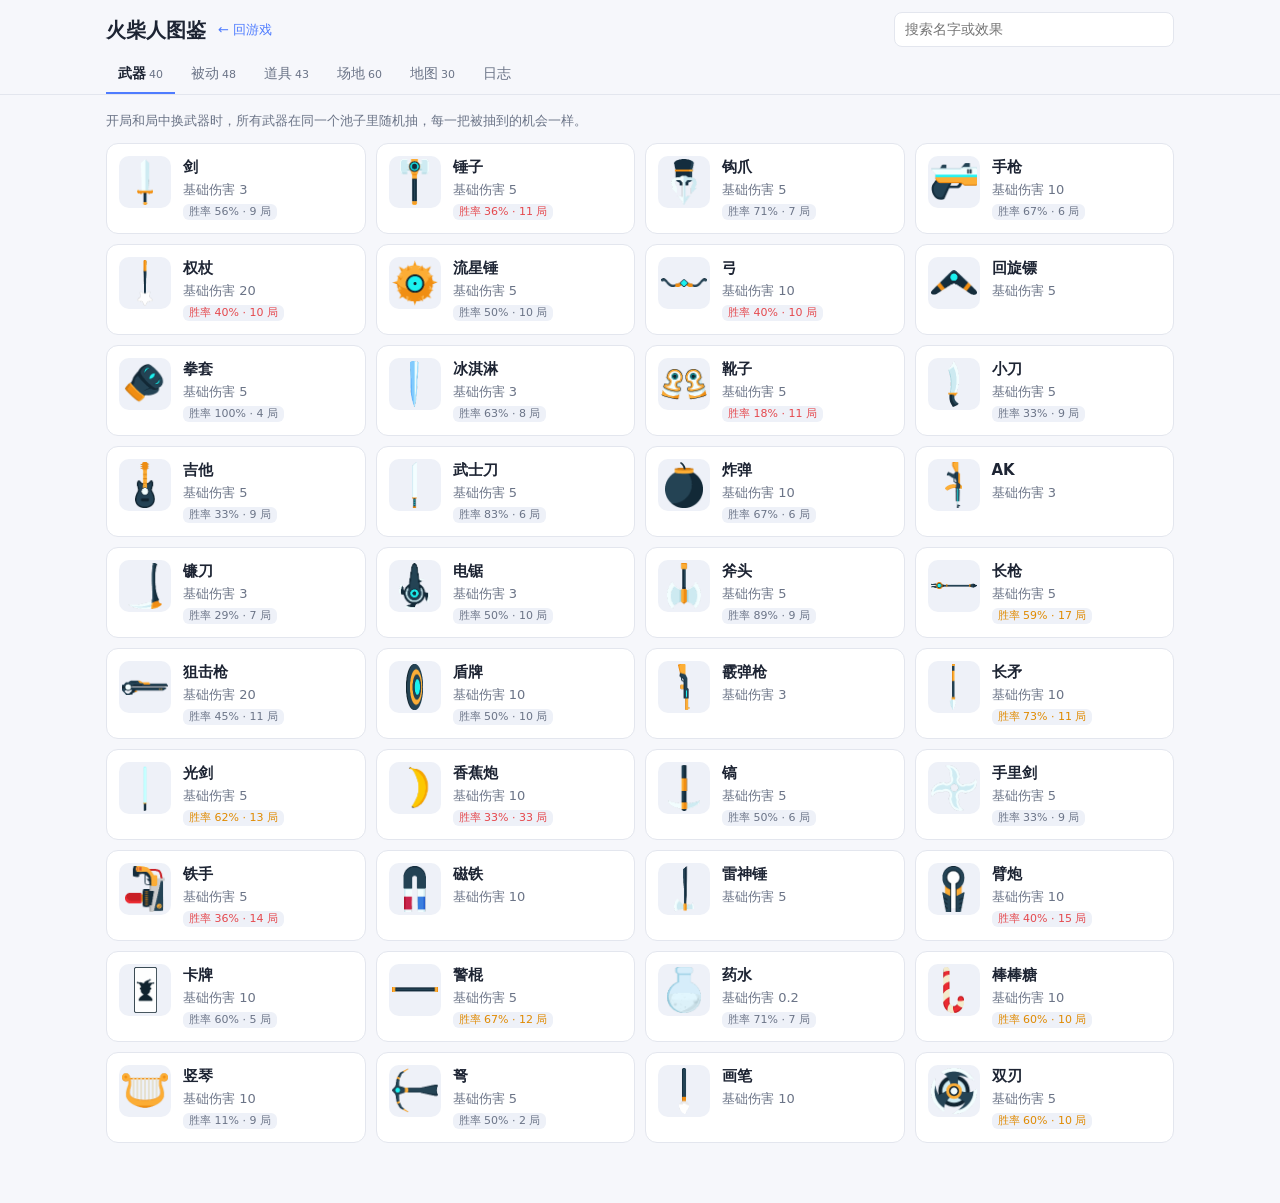
<file: tujian.html>
<!doctype html>
<html lang="zh-CN">
<head>
<meta charset="utf-8">
<meta name="viewport" content="width=device-width,initial-scale=1">
<title>火柴人图鉴</title>
<style>
:root{--bg:#f6f7fb;--card:#fff;--fg:#1d2433;--mute:#6b7487;--line:#e3e6ee;--acc:#4f7cff;--acc2:#e08a00;--chip:#eef1f8;--good:#2f9e6a;--bad:#e5484d}
@media (prefers-color-scheme:dark){:root{--bg:#12151c;--card:#1b2029;--fg:#e8ecf3;--mute:#9aa3b5;--line:#2c3340;--acc:#6b93ff;--acc2:#ffb02e;--chip:#252b37;--good:#4cc38a;--bad:#ff6b70}}
*{box-sizing:border-box}
body{margin:0;background:var(--bg);color:var(--fg);font:14px/1.5 system-ui,-apple-system,"PingFang SC","Microsoft YaHei",sans-serif}
header{position:sticky;top:0;z-index:5;background:var(--bg);border-bottom:1px solid var(--line)}
.top{max-width:1100px;margin:0 auto;padding:12px 16px 0;display:flex;align-items:center;gap:12px;flex-wrap:wrap}
h1{font-size:20px;margin:0}
.back{color:var(--acc);text-decoration:none;font-size:13px}
#q{flex:1;min-width:140px;max-width:280px;margin-left:auto;font:inherit;padding:6px 10px;border:1px solid var(--line);border-radius:8px;background:var(--card);color:var(--fg)}
nav{max-width:1100px;margin:0 auto;padding:8px 16px 0;display:flex;gap:4px;overflow-x:auto;scrollbar-width:none}
nav button{font:inherit;border:0;background:none;color:var(--mute);padding:8px 12px;border-bottom:2px solid transparent;cursor:pointer;white-space:nowrap}
nav button.on{color:var(--fg);border-bottom-color:var(--acc);font-weight:600}
nav button span{font-size:11px;color:var(--mute);margin-left:3px;font-weight:400}
main{max-width:1100px;margin:0 auto;padding:16px 16px 60px}
.intro{color:var(--mute);font-size:13px;margin:0 0 12px}
h2{font-size:15px;margin:22px 0 10px}
h2:first-child{margin-top:0}
.grid{display:grid;grid-template-columns:repeat(auto-fill,minmax(230px,1fr));gap:10px}
.grid.pic{grid-template-columns:repeat(auto-fill,minmax(130px,1fr))}
.grid.map{grid-template-columns:repeat(auto-fill,minmax(240px,1fr))}
.c{background:var(--card);border:1px solid var(--line);border-radius:12px;padding:12px;display:flex;gap:12px;align-items:flex-start;min-width:0}
.c .ic{width:52px;height:52px;flex:none;display:flex;align-items:center;justify-content:center;font-size:32px;background:var(--chip);border-radius:10px;overflow:hidden}
.c .ic img{width:46px;height:46px;object-fit:contain}
.c b{display:block;font-size:15px}
.c p{margin:2px 0 0;color:var(--mute);font-size:13px}
.c .no{font-size:11px;color:var(--mute);font-weight:400;margin-left:6px}
.pic .c{flex-direction:column;align-items:center;text-align:center;gap:6px;padding:10px 8px}
.pic .c img{width:96px;height:96px;object-fit:contain}
.map .c{flex-direction:column;gap:6px;padding:0;overflow:hidden}
.map .c img{width:100%;aspect-ratio:16/9;object-fit:cover;display:block;background:var(--chip)}
.map .c div{padding:4px 12px 10px}
.st{display:inline-block;font-size:11px;padding:0 6px;border-radius:6px;background:var(--chip);color:var(--mute);margin-top:4px}
.st.hi{color:var(--acc2)}.st.lo{color:var(--bad)}
.tag{font-size:11px;padding:0 6px;border-radius:6px;border:1px solid var(--acc);color:var(--acc);margin-left:6px;font-weight:400}
.empty{color:var(--mute);padding:20px 0}
iframe{width:100%;height:calc(100vh - 130px);min-height:600px;border:1px solid var(--line);border-radius:12px;background:var(--card)}
.hide{display:none!important}
body.embed .back{display:none}
body.embed .top{padding-left:68px}
body.embed header{padding-top:4px}
</style>
</head>
<body>
<header>
  <div class="top"><h1>火柴人图鉴</h1><a class="back" href="./">← 回游戏</a><input id="q" type="search" placeholder="搜索名字或效果"></div>
  <nav id="tabs"></nav>
</header>
<main id="main"></main>
<script>
if(/embed=1/.test(location.search)||window!==window.parent)document.body.classList.add("embed");
var D={"heads": [], "orig": [{"id": "sword", "name": "剑", "atk": 3, "icon": "assets/icons/weapons/sword.png"}, {"id": "hammer", "name": "锤子", "atk": 5, "icon": "assets/icons/weapons/hammer.png"}, {"id": "grappin", "name": "钩爪", "atk": 5, "icon": "assets/icons/weapons/grappin.png"}, {"id": "gun", "name": "手枪", "atk": 10, "icon": "assets/icons/weapons/gun.png"}, {"id": "scepter", "name": "权杖", "atk": 20, "icon": "assets/icons/weapons/scepter.png"}, {"id": "flail", "name": "流星锤", "atk": 5, "icon": "assets/icons/weapons/flail.png"}, {"id": "arc", "name": "弓", "atk": 10, "icon": "assets/icons/weapons/arc.png"}, {"id": "Boomerang", "name": "回旋镖", "atk": 5, "icon": "assets/icons/weapons/Boomerang.png"}, {"id": "gant", "name": "拳套", "atk": 5, "icon": "assets/icons/weapons/gant.png"}, {"id": "iceCream", "name": "冰淇淋", "atk": 3, "icon": "assets/icons/weapons/iceCream.png"}, {"id": "boot", "name": "靴子", "atk": 5, "icon": "assets/icons/weapons/boot.png"}, {"id": "knife", "name": "小刀", "atk": 5, "icon": "assets/icons/weapons/knife.png"}, {"id": "guitare", "name": "吉他", "atk": 5, "icon": "assets/icons/weapons/guitare.png"}, {"id": "katanna", "name": "武士刀", "atk": 5, "icon": "assets/icons/weapons/katanna.png"}, {"id": "bomb", "name": "炸弹", "atk": 10, "icon": "assets/icons/weapons/bomb.png"}, {"id": "AK", "name": "AK", "atk": 3, "icon": "assets/icons/weapons/AK.png"}, {"id": "faux", "name": "镰刀", "atk": 3, "icon": "assets/icons/weapons/faux.png"}, {"id": "scie", "name": "电锯", "atk": 3, "icon": "assets/icons/weapons/scie.png"}, {"id": "axe", "name": "斧头", "atk": 5, "icon": "assets/icons/weapons/axe.png"}, {"id": "spear", "name": "长枪", "atk": 5, "icon": "assets/icons/weapons/spear.png"}, {"id": "sniper", "name": "狙击枪", "atk": 20, "icon": "assets/icons/weapons/sniper.png"}, {"id": "shield", "name": "盾牌", "atk": 10, "icon": "assets/icons/weapons/shield.png"}, {"id": "shotgun", "name": "霰弹枪", "atk": 3, "icon": "assets/icons/weapons/shotgun.png"}, {"id": "lancespear", "name": "长矛", "atk": 10, "icon": "assets/icons/weapons/lancespear.png"}, {"id": "lightsaber", "name": "光剑", "atk": 5, "icon": "assets/icons/weapons/lightsaber.png"}, {"id": "bananazooka", "name": "香蕉炮", "atk": 10, "icon": "assets/icons/weapons/bananazooka.png"}, {"id": "pickaxe", "name": "镐", "atk": 5, "icon": "assets/icons/weapons/pickaxe.png"}, {"id": "shuriken", "name": "手里剑", "atk": 5, "icon": "assets/icons/weapons/shuriken.png"}, {"id": "IronHand", "name": "铁手", "atk": 5, "icon": "assets/icons/weapons/IronHand.png"}, {"id": "magnet", "name": "磁铁", "atk": 10, "icon": "assets/icons/weapons/magnet.png"}, {"id": "thorHammer", "name": "雷神锤", "atk": 5, "icon": "assets/icons/weapons/thorHammer.png"}, {"id": "armCannon", "name": "臂炮", "atk": 10, "icon": "assets/icons/weapons/armCannon.png"}, {"id": "card", "name": "卡牌", "atk": 10, "icon": "assets/icons/weapons/card.png"}, {"id": "baton", "name": "警棍", "atk": 5, "icon": "assets/icons/weapons/baton.png"}, {"id": "potion", "name": "药水", "atk": 0.2, "icon": "assets/icons/weapons/potion.png"}, {"id": "sucette", "name": "棒棒糖", "atk": 10, "icon": "assets/icons/weapons/sucette.png"}, {"id": "harp", "name": "竖琴", "atk": 10, "icon": "assets/icons/weapons/harp.png"}, {"id": "arbalete", "name": "弩", "atk": 5, "icon": "assets/icons/weapons/arbalete.png"}, {"id": "paintBrush", "name": "画笔", "atk": 10, "icon": "assets/icons/weapons/paintBrush.png"}, {"id": "blades", "name": "双刃", "atk": 5, "icon": "assets/icons/weapons/blades.png"}], "icons": {"0": "assets/icons/selectedart1/item_hp.png", "1": "assets/icons/selectedart1/item_shield.png", "2": "assets/icons/selectedart1/item_atkbuff.png", "3": "assets/icons/selectedart1/item_berserk.png", "4": "assets/icons/selectedart1/item_random_weapon.png", "5": "assets/icons/selectedart1/item_summon.png", "7": "assets/icons/selectedart1/item_fly.png", "8": "assets/icons/selectedart1/item_totem.png", "9": "assets/icons/selectedart1/item_random.png", "10": "assets/icons/selectedart1/item_giant.png", "11": "assets/icons/selectedart1/item_shrink.png", "13": "assets/icons/selectedart1/item_timestop.png", "14": "assets/icons/selectedart1/item_triplecast.png", "21": "assets/icons/selectedart1/item_hook.png", "30": "assets/icons/selectedart1/item_blink.png", "33": "assets/icons/selectedart1/item_soul_swap.png", "37": "assets/icons/selectedart1/item_steal.png", "38": "assets/icons/selectedart1/item_reflect_5s.png", "51": "assets/icons/selectedart1/item_bomb.png", "52": "assets/icons/selectedart1/item_disarm.png", "64": "assets/icons/selectedart1/item_bloodthirst.png", "70": "assets/icons/selectedart1/item_frost.png", "73": "assets/icons/selectedart1/item_anchor.png", "74": "assets/icons/selectedart1/item_silence.png", "75": "assets/icons/item_inverted.svg", "80": "assets/icons/selectedart1/item_dome.png", "85": "assets/icons/selectedart1/item_feather.png", "100": "assets/icons/selectedart1/item_disguise.png", "101": "assets/icons/selectedart1/item_greedy.png", "103": "assets/icons/selectedart1/item_gamble.png", "110": "assets/icons/selectedart1/item_invert.png", "125": "assets/icons/selectedart1/item_passwap.png", "130": "assets/icons/selectedart1/item_meteor.png", "131": "assets/icons/selectedart1/item_laser.png", "150": "assets/icons/selectedart1/item_swap.png", "160": "assets/icons/selectedart1/item_godhand.png", "200": "assets/icons/selectedart1/item_triplecast.png", "201": "assets/icons/new1/item_recall.png", "203": "assets/icons/new1/item_ceasefire.png", "210": "assets/icons/new1/item_blackhole.png", "211": "assets/icons/new1/item_icefloor.png", "212": "assets/icons/new1/item_magnet.png", "213": "assets/icons/new1/item_infskill.png", "214": "assets/icons/new1/item_bounce.png", "215": "assets/icons/new1/item_shrinkray.png", "216": "assets/icons/new1/item_spikes.png", "217": "assets/icons/new1/item_boomerang.png", "218": "assets/icons/r22/item_218.png?v=r24", "219": "assets/icons/r22/item_219.png?v=r24", "220": "assets/icons/r22/item_220.png?v=r24", "221": "assets/icons/r22/item_221.png?v=r24", "222": "assets/icons/r22/item_222.png?v=r24", "223": "assets/icons/r22/item_223.png?v=r24"}, "fields": [{"id": "lowgravity", "no": 1, "name": "月球漫步", "emoji": "🌙", "desc": "重力很小，一打就飞老远"}, {"id": "ice", "no": 2, "name": "溜冰场", "emoji": "❄️", "desc": "地面结冰，停不下来"}, {"id": "wind", "no": 3, "name": "台风天", "emoji": "🌬️", "desc": "狂风一直吹，还会换方向"}, {"id": "tiny", "no": 4, "name": "缩小光线", "emoji": "🐜", "desc": "两个人都变小"}, {"id": "giant", "no": 5, "name": "大块头", "emoji": "🗿", "desc": "两个人都变大"}, {"id": "glasscannon", "no": 6, "name": "一碰就碎", "emoji": "💥", "desc": "血很少但打人很疼，几下定胜负"}, {"id": "vampire", "no": 7, "name": "血月", "emoji": "🦇", "desc": "打中人就回血"}, {"id": "itemrain", "no": 8, "name": "道具雨", "emoji": "🎁", "desc": "道具像下雨一样掉"}, {"id": "nofx", "no": 9, "name": "原汁原味", "emoji": "🥊", "desc": "没有道具，只靠真本事"}, {"id": "ultfest", "no": 10, "name": "大招派对", "emoji": "⚡", "desc": "大招转得特别快"}, {"id": "meteors", "no": 11, "name": "天降陨石", "emoji": "☄️", "desc": "陨石会砸下来，看到红圈快躲"}, {"id": "weaponswap", "no": 12, "name": "武器乱换", "emoji": "🔁", "desc": "隔一会儿两人一起换武器"}, {"id": "heavyhit", "no": 13, "name": "千斤重拳", "emoji": "🔨", "desc": "一打就飞，小心被打出去"}, {"id": "lava", "no": 14, "name": "火山口", "emoji": "🌋", "desc": "岩浆从下面慢慢涨上来，碰到就烫"}, {"id": "shrinkzone", "no": 15, "name": "毒圈", "emoji": "☠️", "desc": "毒雾从两边往中间收"}, {"id": "planet", "no": 17, "name": "迷你星球", "emoji": "🌍", "desc": "重力朝着中间，绕着星球打"}, {"id": "invisible", "no": 18, "name": "看不见的路", "emoji": "👻", "desc": "平台是隐形的，靠近才看得见"}, {"id": "hotpotato", "no": 19, "name": "传炸弹", "emoji": "💣", "desc": "炸弹绑在身上，打中对手才能传过去"}, {"id": "crown", "no": 20, "name": "抢王冠", "emoji": "👑", "desc": "戴着王冠回血又加伤害，被打中就掉"}, {"id": "chest", "no": 21, "name": "寻宝", "emoji": "🧰", "desc": "打开宝箱拿道具，宝箱会乱跑"}, {"id": "bounty", "no": 22, "name": "悬赏令", "emoji": "💰", "desc": "连续打中对手就会被悬赏，打中悬赏的人有奖励"}, {"id": "ultonly", "no": 23, "name": "只准放大招", "emoji": "🗡️", "desc": "普通攻击不掉血，只有大招能伤人"}, {"id": "balloons", "no": 24, "name": "扎气球", "emoji": "🎈", "desc": "头上有气球，全被扎破就输"}, {"id": "rubberband", "no": 25, "name": "拴在一起", "emoji": "🔗", "desc": "两人被绳子拴着，跑远会被拽回来"}, {"id": "nostop", "no": 26, "name": "停下就疼", "emoji": "🏃", "desc": "站着不动会一直掉血"}, {"id": "coward", "no": 27, "name": "不许逃", "emoji": "🐔", "desc": "两人离太远就会掉血"}, {"id": "bouncy", "no": 28, "name": "果冻人", "emoji": "🏀", "desc": "落地会弹起来"}, {"id": "shadow", "no": 30, "name": "影子跟班", "emoji": "👥", "desc": "身后跟着影子，碰到对手会伤人"}, {"id": "echo", "no": 31, "name": "伤害回声", "emoji": "🔊", "desc": "挨打的地方过一会儿会再疼一次，要挪开"}, {"id": "dark", "no": 32, "name": "停电了", "emoji": "🌑", "desc": "只有身边一圈是亮的，小心偷袭"}, {"id": "upsidedown", "no": 33, "name": "头朝下", "emoji": "🙃", "desc": "整个画面倒过来了，别按错"}, {"id": "timetide", "no": 35, "name": "忽快忽慢", "emoji": "⏳", "desc": "时间一会儿快一会儿慢"}, {"id": "gravitywheel", "no": 37, "name": "重力乱转", "emoji": "🧭", "desc": "重力方向会突然改变"}, {"id": "pinball", "no": 39, "name": "弹珠台", "emoji": "⚪", "desc": "大铁球满场乱弹，撞到会掉血"}, {"id": "hunter", "no": 41, "name": "猫捉老鼠", "emoji": "🎯", "desc": "一个当猎人很疼，一个当猎物跑得快，隔一会儿互换"}, {"id": "acidrain", "no": 42, "name": "毒雨", "emoji": "🌧️", "desc": "头顶没遮挡就会被毒雨淋伤"}, {"id": "recoil", "no": 43, "name": "打人自退", "emoji": "🔫", "desc": "每次出手自己会被往后推"}, {"id": "blind", "no": 45, "name": "摸黑打", "emoji": "🙈", "desc": "看不到双方的血量"}, {"id": "portal", "no": 46, "name": "任意门", "emoji": "🌀", "desc": "踩进传送门会瞬移还加速"}, {"id": "quake", "no": 47, "name": "地动山摇", "emoji": "💥", "desc": "时不时地震，站在地上的人会掉血"}, {"id": "repel", "no": 48, "name": "磁铁相斥", "emoji": "🧲", "desc": "两人靠太近会被弹开"}, {"id": "tornado", "no": 49, "name": "龙卷风暴", "emoji": "🌪️", "desc": "龙卷风满场乱走，卷进去会被甩飞"}, {"id": "swap", "no": 50, "name": "乾坤挪移", "emoji": "🔄", "desc": "两人隔一会儿就互换位置"}, {"id": "thunder", "no": 51, "name": "雷雨天", "emoji": "⚡", "desc": "闪电专劈站得高的人"}, {"id": "firetrail", "no": 52, "name": "脚底着火", "emoji": "🔥", "desc": "走过的地方会着火，踩到对手的火会掉血"}, {"id": "sizebet", "no": 53, "name": "大小随机", "emoji": "📏", "desc": "挨打变小，打人变大，越大越疼"}, {"id": "combo", "no": 54, "name": "连击加成", "emoji": "🥊", "desc": "连续打中越打越疼，被打断就清零"}, {"id": "laststand", "no": 55, "name": "残血爆发", "emoji": "😤", "desc": "血越少打人越疼"}, {"id": "flipside", "no": 56, "name": "上下翻转", "emoji": "🔃", "desc": "有一个人是往上掉的，过一会儿互换"}, {"id": "collapse", "no": 57, "name": "地板塌了", "emoji": "🧱", "desc": "平台踩久了会塌"}, {"id": "windmill", "no": 58, "name": "大风车", "emoji": "🎡", "desc": "中间有根大杆一直转，扫到会被打飞"}, {"id": "rewind", "no": 59, "name": "时光倒流", "emoji": "⏪", "desc": "过一会儿会被拉回原来的位置，血不回来"}, {"id": "landmine", "no": 60, "name": "落地开花", "emoji": "💣", "desc": "落地的地方会留下炸弹，过一会儿炸"}, {"id": "bullettime", "no": 61, "name": "子弹时间", "emoji": "⏱️", "desc": "时不时全场变成慢动作"}, {"id": "healspring", "no": 62, "name": "生命之泉", "emoji": "⛲", "desc": "正中间有回血光柱，大家都想站进去"}, {"id": "ragetime", "no": 63, "name": "伤害递增", "emoji": "📈", "desc": "打得越久伤害越高，拖不起"}, {"id": "ghosts", "no": 64, "name": "幽灵", "emoji": "👻", "desc": "两个人都几乎看不见，挨打才现形"}, {"id": "randomtp", "no": 65, "name": "空间错乱", "emoji": "🌀", "desc": "两人时不时被随机传送"}, {"id": "marathon", "no": 66, "name": "持久战", "emoji": "🫀", "desc": "两人的血都变多了，要慢慢磨"}, {"id": "sharedpain", "no": 67, "name": "同生共死", "emoji": "🔗", "desc": "打对手自己也会疼，想清楚再出手"}], "maps": [{"id": "S1", "theme": "深蓝", "img": "assets/icons/r23/maps/S1.jpg"}, {"id": "S2", "theme": "紫夜", "img": "assets/icons/r23/maps/S2.jpg"}, {"id": "S3", "theme": "深蓝", "img": "assets/icons/r23/maps/S3.jpg"}, {"id": "S4", "theme": "森林", "img": "assets/icons/r23/maps/S4.jpg"}, {"id": "S5", "theme": "深蓝", "img": "assets/icons/r23/maps/S5.jpg"}, {"id": "S6", "theme": "深蓝", "img": "assets/icons/r23/maps/S6.jpg"}, {"id": "S7", "theme": "深蓝", "img": "assets/icons/r23/maps/S7.jpg"}, {"id": "S8", "theme": "森林", "img": "assets/icons/r23/maps/S8.jpg"}, {"id": "S9", "theme": "深蓝", "img": "assets/icons/r23/maps/S9.jpg"}, {"id": "S10", "theme": "紫夜", "img": "assets/icons/r23/maps/S10.jpg"}, {"id": "S11", "theme": "深蓝", "img": "assets/icons/r23/maps/S11.jpg"}, {"id": "S12", "theme": "森林", "img": "assets/icons/r23/maps/S12.jpg"}, {"id": "S13", "theme": "深蓝", "img": "assets/icons/r23/maps/S13.jpg"}, {"id": "S14", "theme": "紫夜", "img": "assets/icons/r23/maps/S14.jpg"}, {"id": "S15", "theme": "深蓝", "img": "assets/icons/r23/maps/S15.jpg"}, {"id": "S16", "theme": "森林", "img": "assets/icons/r23/maps/S16.jpg"}, {"id": "S17", "theme": "深蓝", "img": "assets/icons/r23/maps/S17.jpg"}, {"id": "S18", "theme": "深蓝", "img": "assets/icons/r23/maps/S18.jpg"}, {"id": "S19", "theme": "紫夜", "img": "assets/icons/r23/maps/S19.jpg"}, {"id": "S20", "theme": "森林", "img": "assets/icons/r23/maps/S20.jpg"}, {"id": "S21", "theme": "深蓝", "img": "assets/icons/r23/maps/S21.jpg"}, {"id": "S22", "theme": "紫夜", "img": "assets/icons/r23/maps/S22.jpg"}, {"id": "S23", "theme": "深蓝", "img": "assets/icons/r23/maps/S23.jpg"}, {"id": "S24", "theme": "森林", "img": "assets/icons/r23/maps/S24.jpg"}, {"id": "S25", "theme": "深蓝", "img": "assets/icons/r23/maps/S25.jpg"}, {"id": "S26", "theme": "深蓝", "img": "assets/icons/r23/maps/S26.jpg"}, {"id": "S27", "theme": "紫夜", "img": "assets/icons/r23/maps/S27.jpg"}, {"id": "S28", "theme": "深蓝", "img": "assets/icons/r23/maps/S28.jpg"}, {"id": "S29", "theme": "森林", "img": "assets/icons/r23/maps/S29.jpg"}, {"id": "S30", "theme": "深蓝", "img": "assets/icons/r23/maps/S30.jpg"}]}, PI=null, LOG=[];
var TABS=[["weapon","武器"],["passive","被动"],["item","道具"],["field","场地"],["map","地图"],["head","头像"],["log","日志"]];
if(!D.heads.length)TABS=TABS.filter(function(t){return t[0]!=="head";});
var cur="weapon";
try{ var h=(location.hash||"").slice(1); if(TABS.some(function(t){return t[0]===h;}))cur=h; else { var s=localStorage.getItem("tj.tab"); if(s)cur=s; } }catch(e){}
function esc(s){return String(s==null?"":s).replace(/[&<>"']/g,function(c){return {"&":"&amp;","<":"&lt;",">":"&gt;",'"':"&quot;","'":"&#39;"}[c];});}
function img(src){return "<img loading='lazy' src='"+esc(src)+"' alt='' onerror=\"this.style.visibility='hidden'\">";}
function stat(o,kind){ if(!o||!o.n)return ""; if(kind==="n")return "<span class='st'>出现 "+o.n+" 局</span>";
  var p=Math.round(o.w/o.n*100), cls=o.n<10?"":(p>58?" hi":(p<42?" lo":""));
  return "<span class='st"+cls+"'>胜率 "+p+"% · "+o.n+" 局</span>"; }
function card(ic,name,desc,extra,key){ return "<div class='c' data-s='"+esc((name+" "+desc+" "+(key||"")).toLowerCase())+"'><div class='ic'>"+ic+"</div><div><b>"+name+"</b><p>"+esc(desc)+"</p>"+(extra||"")+"</div></div>"; }
var S={passive:{},field:{},weapon:{}};
function calc(){
  S={passive:{},field:{},weapon:{}};
  LOG.forEach(function(r){ if(!r||!r.p||r.p.length!==2)return;
    var f=r.field||"none"; (S.field[f]=S.field[f]||{n:0}).n++;
    r.p.forEach(function(p,i){
      var k=p.passive; if(k){ var o=S.passive[k]||(S.passive[k]={n:0,w:0}); o.n++; if(r.winner===i)o.w++; }
      var ws=p.weapons||{}, best=null, bs=0; for(var w in ws){ if(ws[w]>bs){bs=ws[w];best=w;} }
      if(best){ best=best.replace(/2$/,""); var q=S.weapon[best]||(S.weapon[best]={n:0,w:0}); q.n++; if(r.winner===i)q.w++; }
    });
  });
}
var R={
  weapon:function(){
    var all=D.orig.map(function(w){return card(img(w.icon),esc(w.name),"基础伤害 "+w.atk,stat(S.weapon[w.id]),w.id);});
    return "<p class='intro'>开局和局中换武器时，所有武器在同一个池子里随机抽，每一把被抽到的机会一样。</p><div class='grid'>"+all.join("")+"</div>"; },
  passive:function(){
    if(!PI)return "<div class='empty'>加载中…</div>";
    return "<p class='intro'>开局每人选一个被动（也可以随机）。胜率来自对战日志。</p><div class='grid'>"+PI.passives.filter(function(p){return p.id!=="random";}).map(function(p){return card("<span>✦</span>",esc(p.name),p.desc,stat(S.passive[p.id]),p.id);}).join("")+"</div>"; },
  item:function(){
    if(!PI)return "<div class='empty'>加载中…</div>";
    return "<p class='intro'>场上会随机掉道具，碰到就用。</p><div class='grid'>"+PI.items.map(function(it){ var ic=D.icons[it.state]?img(D.icons[it.state]):"<span>"+esc(it.emoji||"🎁")+"</span>";
      return card(ic,esc(it.name),(it.detail||it.short||""),"",it.short);}).join("")+"</div>"; },
  field:function(){
    return "<p class='intro'>每局可以带一个场地规则，两个人都受影响。</p><div class='grid'>"+D.fields.map(function(f){return card("<span>"+esc(f.emoji)+"</span>",esc(f.name)+"<span class='no'>#"+f.no+"</span>",f.desc,stat(S.field[f.id],"n"),f.id);}).join("")+"</div>"; },
  map:function(){
    return "<p class='intro'>双人对战轮流使用这些地图。</p><div class='grid map'>"+D.maps.map(function(m,i){return "<div class='c' data-s='"+esc((m.id+" "+m.theme+" 第"+(i+1)+"张").toLowerCase())+"'>"+img(m.img)+"<div><b>第 "+(i+1)+" 张 · "+esc(m.theme)+"</b></div></div>";}).join("")+"</div>"; },
  head:function(){
    return "<p class='intro'>每局开始，两边都会随机戴上一个会动的奶蛙头。</p><div class='grid pic'>"+D.heads.map(function(x){return "<div class='c' data-s='"+esc(x.name.toLowerCase())+"'>"+img(x.img)+"<b>"+esc(x.name)+"</b></div>";}).join("")+"</div>"; },
  log:function(){ return "<iframe src='battlelog.html' title='战斗日志'></iframe>"; }
};
function count(t){ if(t==="weapon")return D.orig.length; if(t==="passive")return PI?PI.passives.filter(function(p){return p.id!=="random";}).length:""; if(t==="item")return PI?PI.items.length:""; if(t==="field")return D.fields.length; if(t==="map")return D.maps.length; if(t==="head")return D.heads.length; return ""; }
function nav(){ document.getElementById("tabs").innerHTML=TABS.map(function(t){var n=count(t[0]);return "<button data-t='"+t[0]+"' class='"+(t[0]===cur?"on":"")+"'>"+t[1]+(n!==""?"<span>"+n+"</span>":"")+"</button>";}).join("");
  document.querySelectorAll("#tabs button").forEach(function(b){ b.onclick=function(){ cur=b.getAttribute("data-t"); try{localStorage.setItem("tj.tab",cur);}catch(e){} history.replaceState(null,"","#"+cur); show(); }; }); }
function show(){ nav(); var m=document.getElementById("main"); m.innerHTML=R[cur](); document.getElementById("q").classList.toggle("hide",cur==="log"); filter(); }
function filter(){ var q=document.getElementById("q").value.trim().toLowerCase();
  document.querySelectorAll("#main [data-s]").forEach(function(el){ el.classList.toggle("hide",!!q&&el.getAttribute("data-s").indexOf(q)<0); }); }
document.getElementById("q").oninput=filter;
show();
fetch("assets/passive_item_data.originalnamesr1.json?t="+Date.now()).then(function(r){return r.json();}).then(function(d){PI=d; if(cur==="passive"||cur==="item")show(); else nav();}).catch(function(){});
function __loadLogs(){
  var local=[];
  try{ local=JSON.parse(localStorage.getItem("stickman.battlelog.queue")||"[]")||[]; }catch(e){}
  return fetch("assets/battlelog.data.json?t="+Date.now())
    .then(function(r){ return r.ok?r.json():[]; })
    .catch(function(){ return []; })
    .then(function(hist){
      var seen={}, all=[];
      (Array.isArray(hist)?hist:[]).concat(Array.isArray(local)?local:[]).forEach(function(r){
        if(!r||typeof r!=="object")return;
        var k=[r.ts||0,r.field||"",r.winner===undefined?"":r.winner].join("|");
        if(seen[k])return; seen[k]=1; all.push(r);
      });
      all.sort(function(a,b){ return (a.ts||0)-(b.ts||0); });
      return all;
    });
}
__loadLogs().then(function(d){LOG=d; calc(); if(cur!=="log"&&cur!=="map"&&cur!=="head")show();}).catch(function(){});
</script>
</body>
</html>
</file>
<file: style-mobile.25fc5.css>
html{-ms-touch-action:none}body,canvas,div{display:block;outline:none;-webkit-tap-highlight-color:#fff0;user-select:none;-moz-user-select:none;-webkit-user-select:none;-ms-user-select:none;-khtml-user-select:none;-webkit-tap-highlight-color:#fff0}input::-webkit-outer-spin-button,input::-webkit-inner-spin-button{-webkit-appearance:none;margin:0}body{position:absolute;top:0;left:0;width:100%;height:100%;padding:0;border:0;margin:0;cursor:default;color:#888;background-color:#333;text-align:center;font-family:Helvetica,Verdana,Arial,sans-serif;display:flex;flex-direction:column;overflow:hidden}#Cocos2dGameContainer{position:absolute;margin:0;left:0;top:0;display:-webkit-box;-webkit-box-orient:horizontal;-webkit-box-align:center;-webkit-box-pack:center}canvas{background-color:#fff0}a:link,a:visited{color:#666}a:active,a:hover{color:#666}p.header{font-size:small}p.footer{font-size:x-small}#splash{position:absolute;top:0;left:0;width:100%;height:100%;background:#099FE4;background-image:url(iload.png);background-repeat:no-repeat;background-position:center center}.progress-bar{position:absolute;left:27.5%;top:80%;height:6px;padding:2px;width:45%;border-radius:7px;box-shadow:0 1px 8px #000 inset,0 1px 0 #444}.progress-bar span{display:block;height:100%;border-radius:3px;transition:width .4s ease-in-out;background-color:#09C1ED}.stripes span{background-size:30px 30px;background-image:linear-gradient(135deg,rgb(255 255 255 / .15) 25%,transparent 25%,transparent 50%,rgb(255 255 255 / .15) 50%,rgb(255 255 255 / .15) 75%,transparent 75%,transparent);animation:animate-stripes 1s linear infinite}@keyframes animate-stripes{0%{background-position:0 0}100%{background-position:60px 0}}@media (orientation:portrait) and (max-width:1024px){#splash{position:fixed;z-index:9999;top:50%;left:50%;width:100vh;height:100vw;margin:0;transform-origin:center center;-webkit-transform:translate(-50%,-50%) rotate(90deg);transform:translate(-50%,-50%) rotate(90deg)}}
</file>
